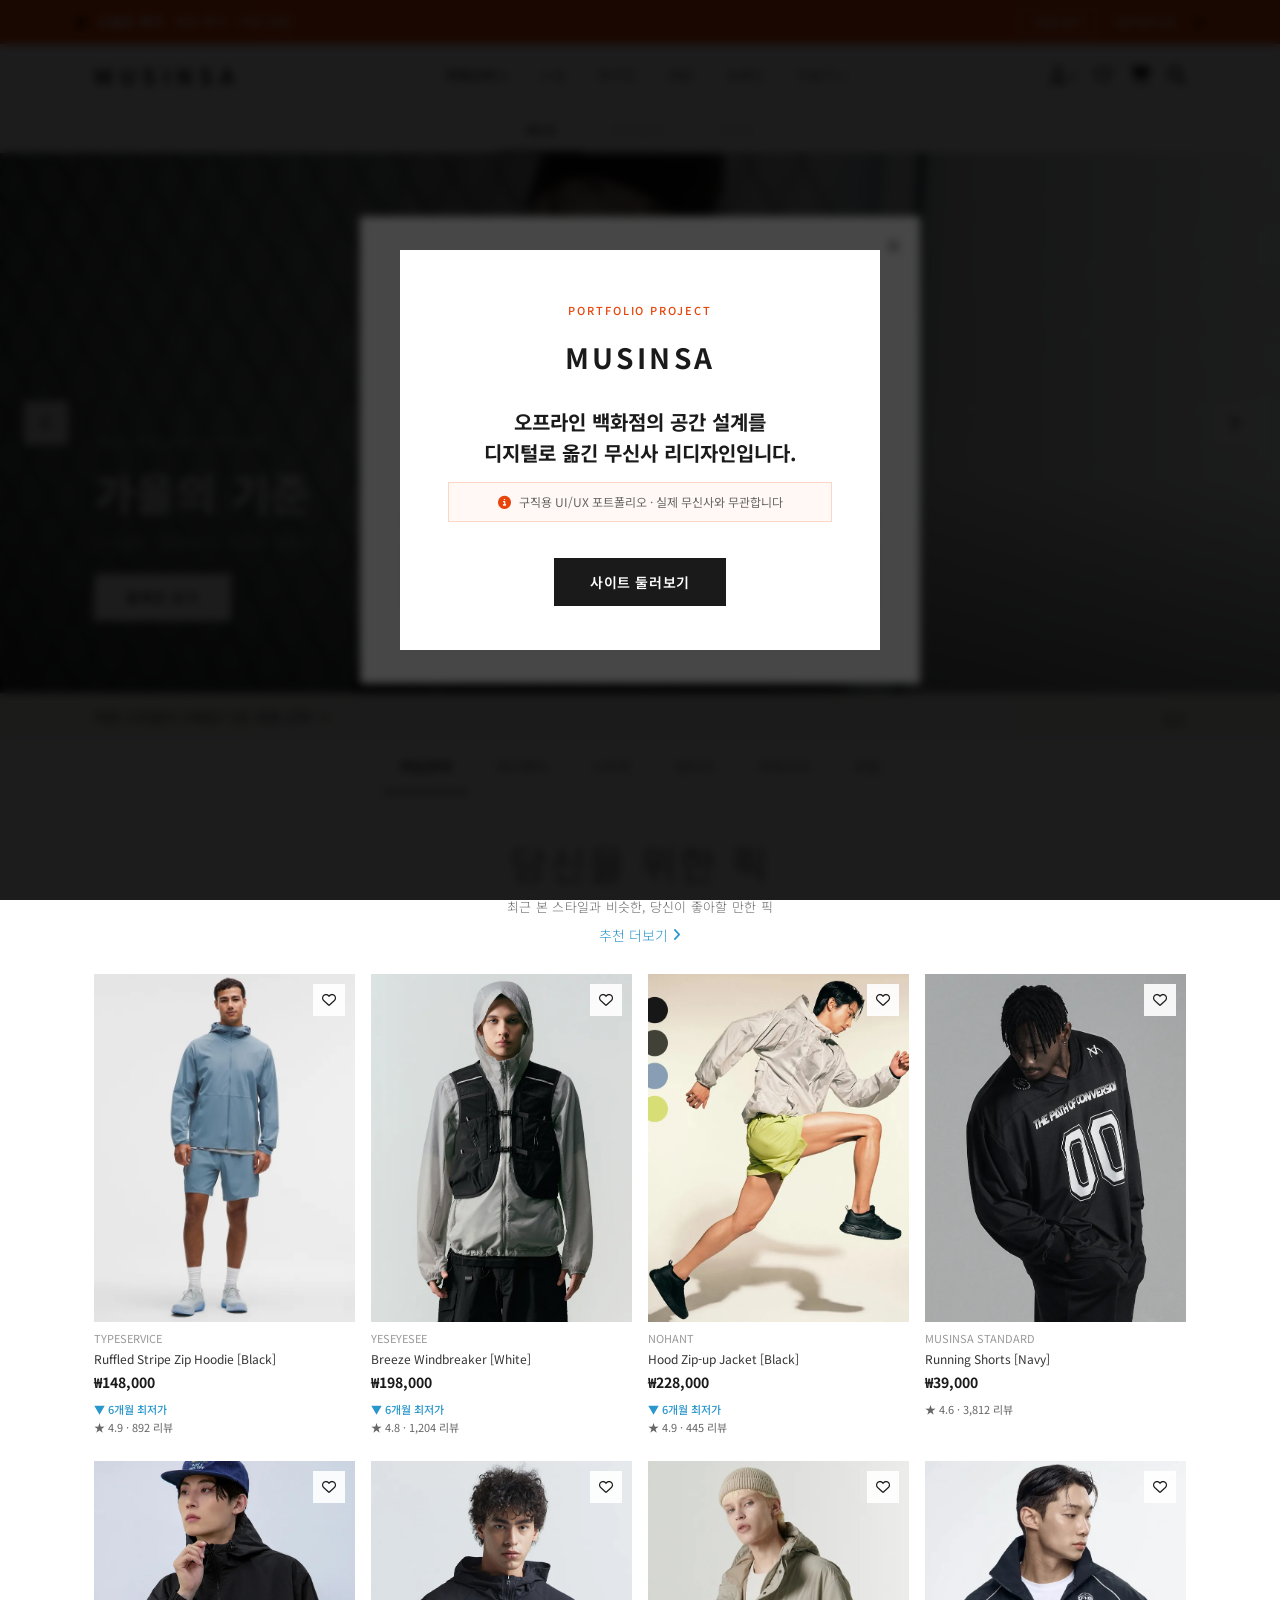
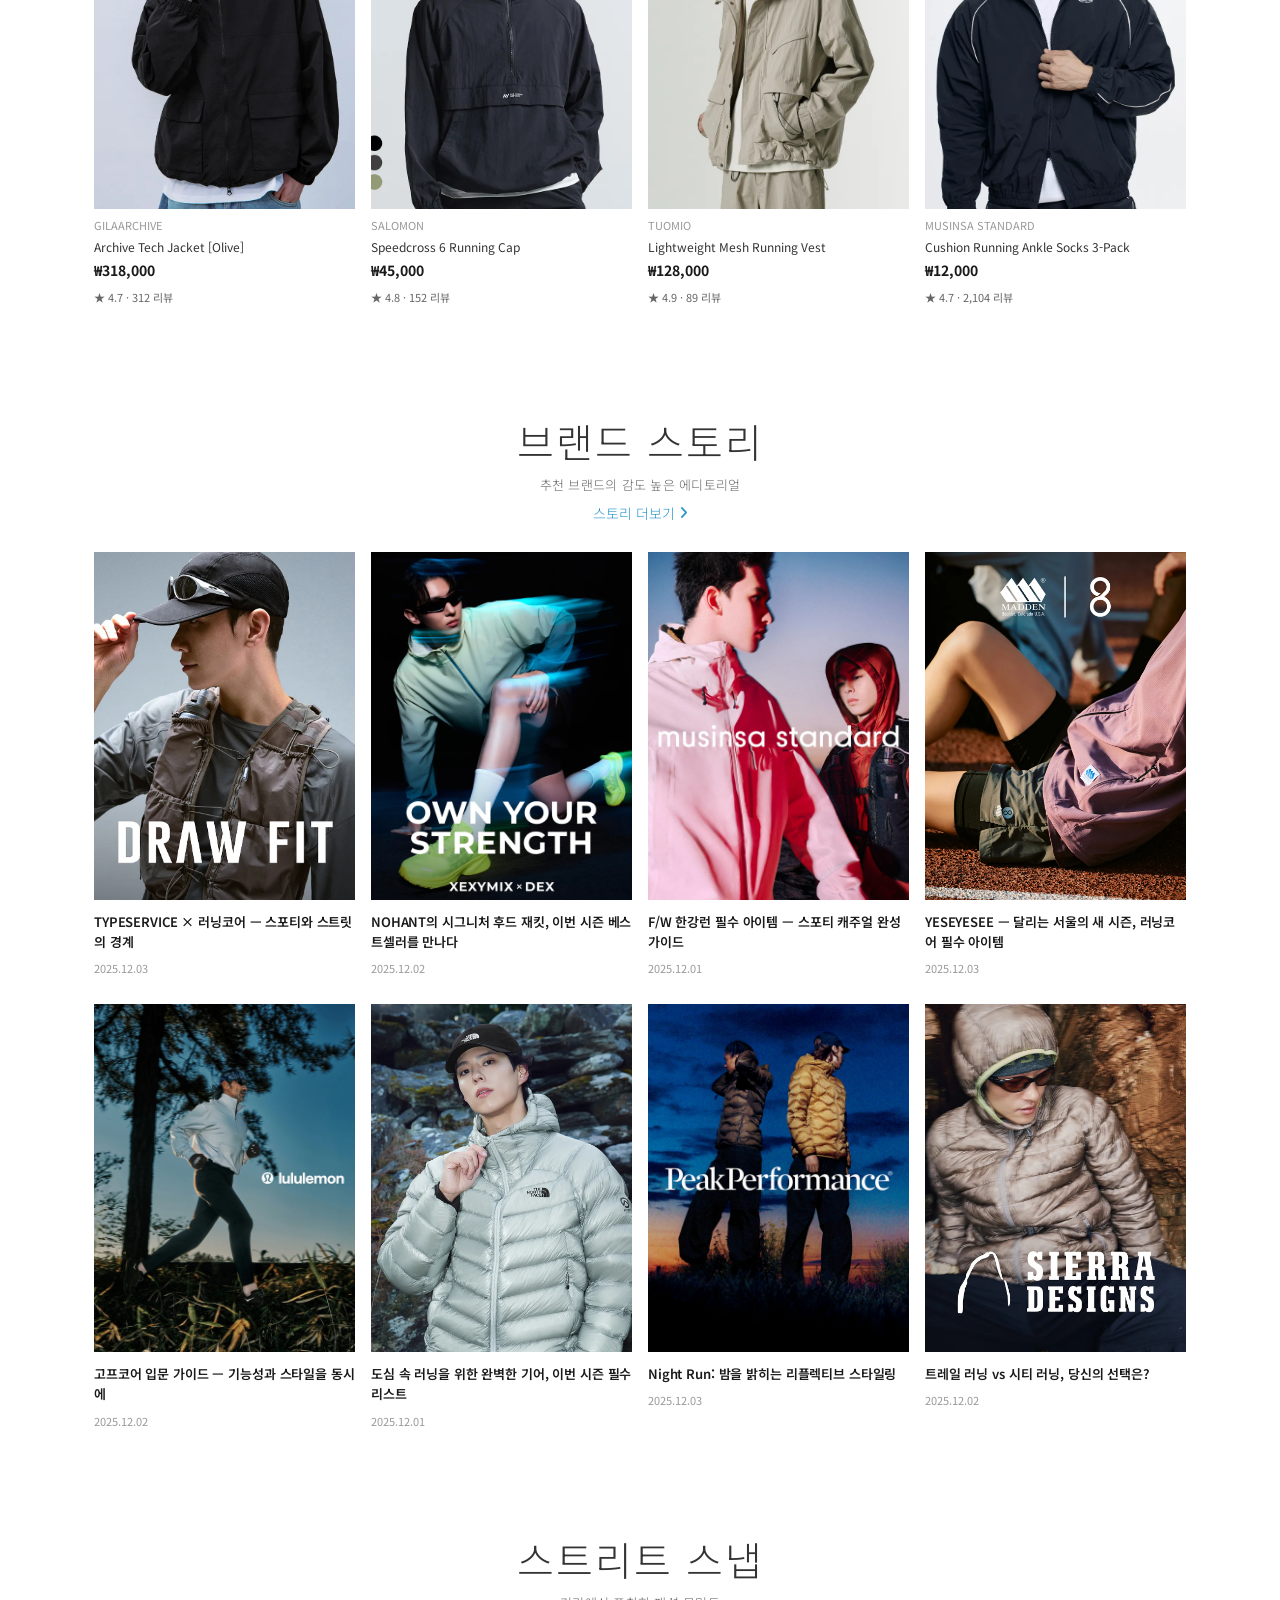
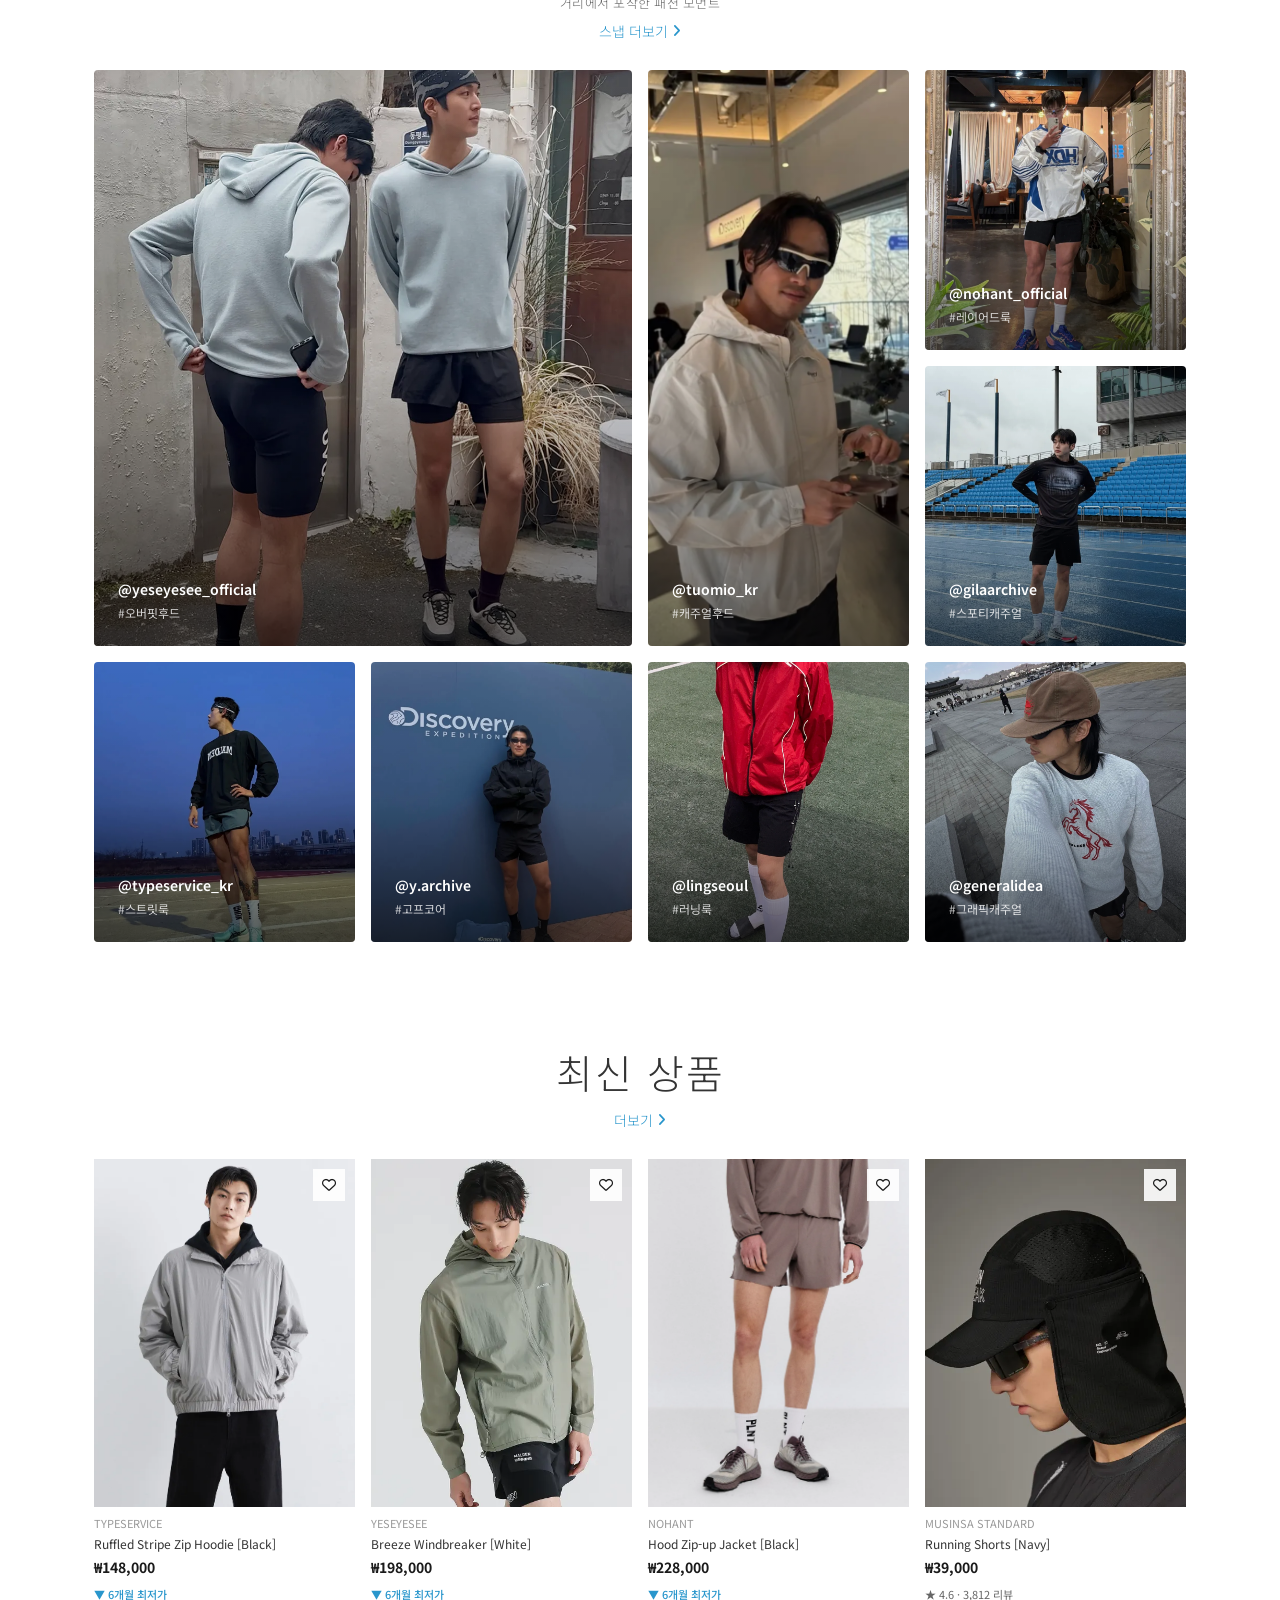
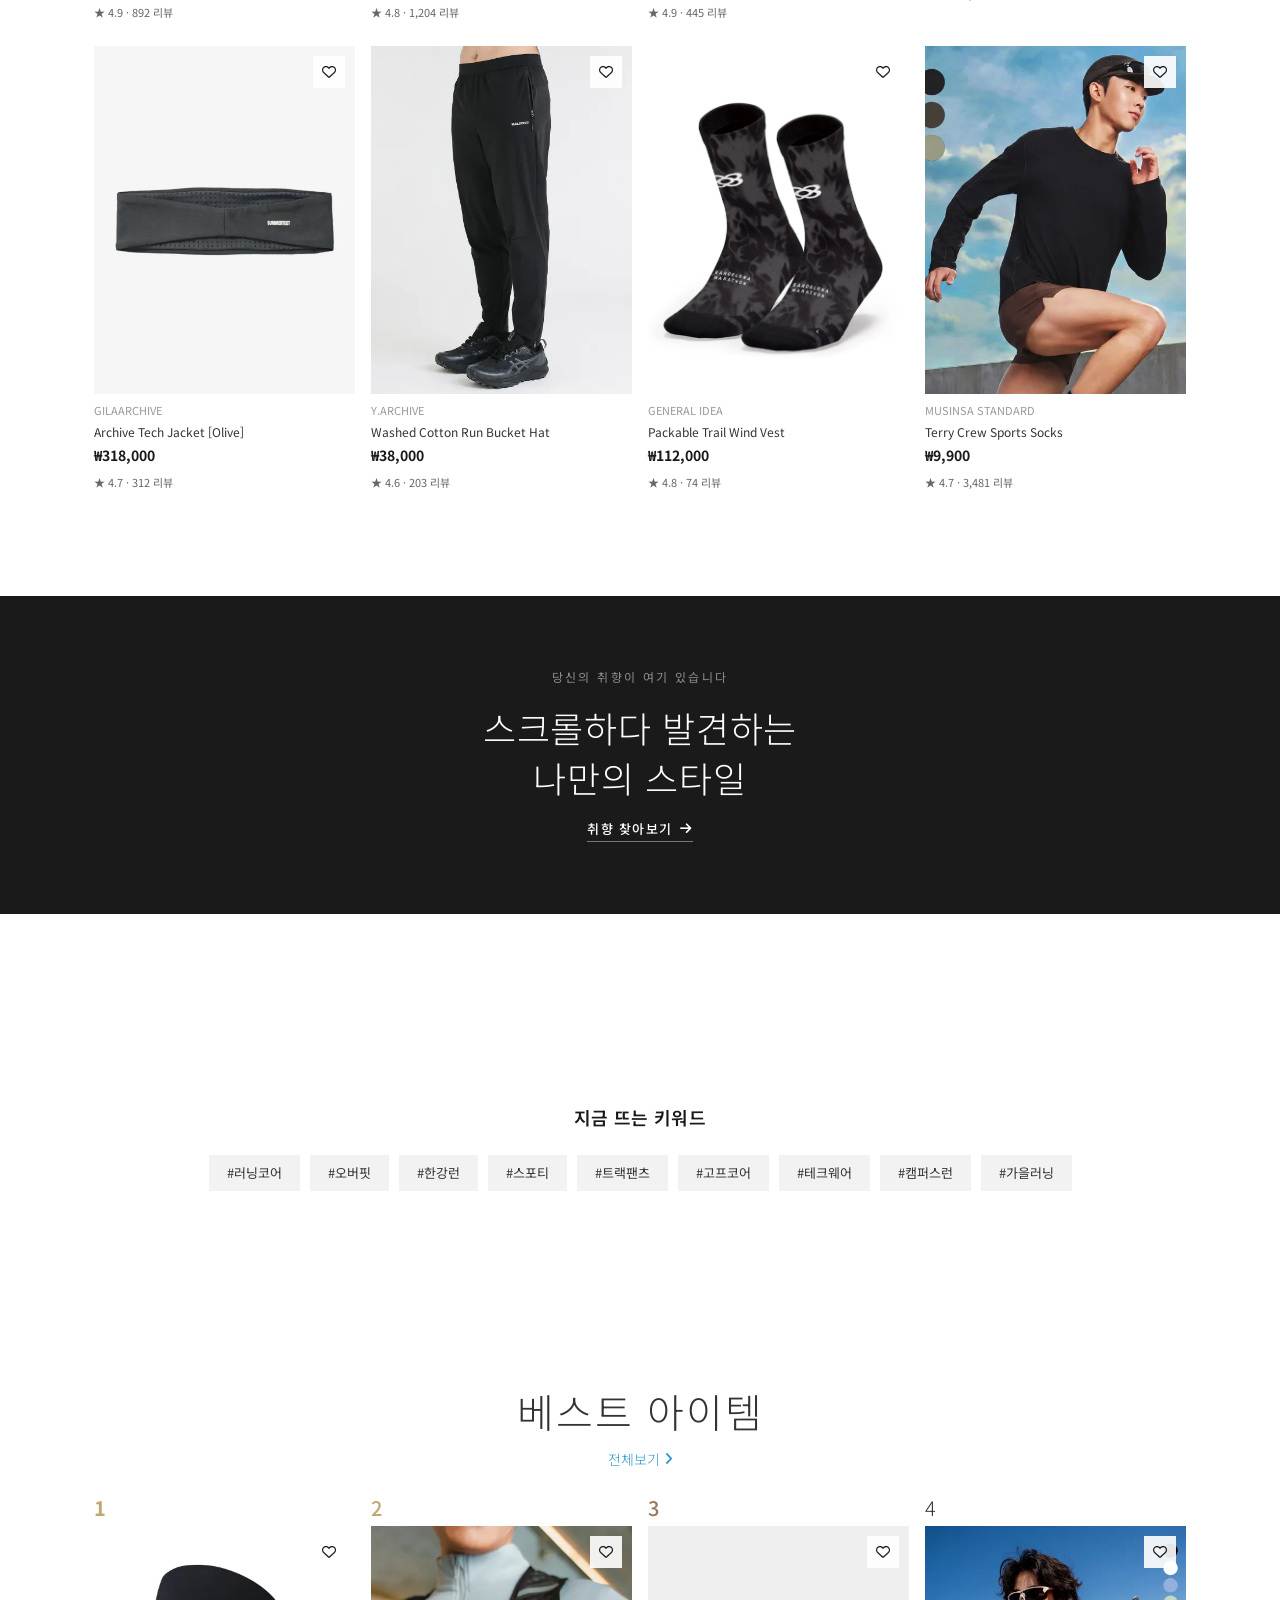
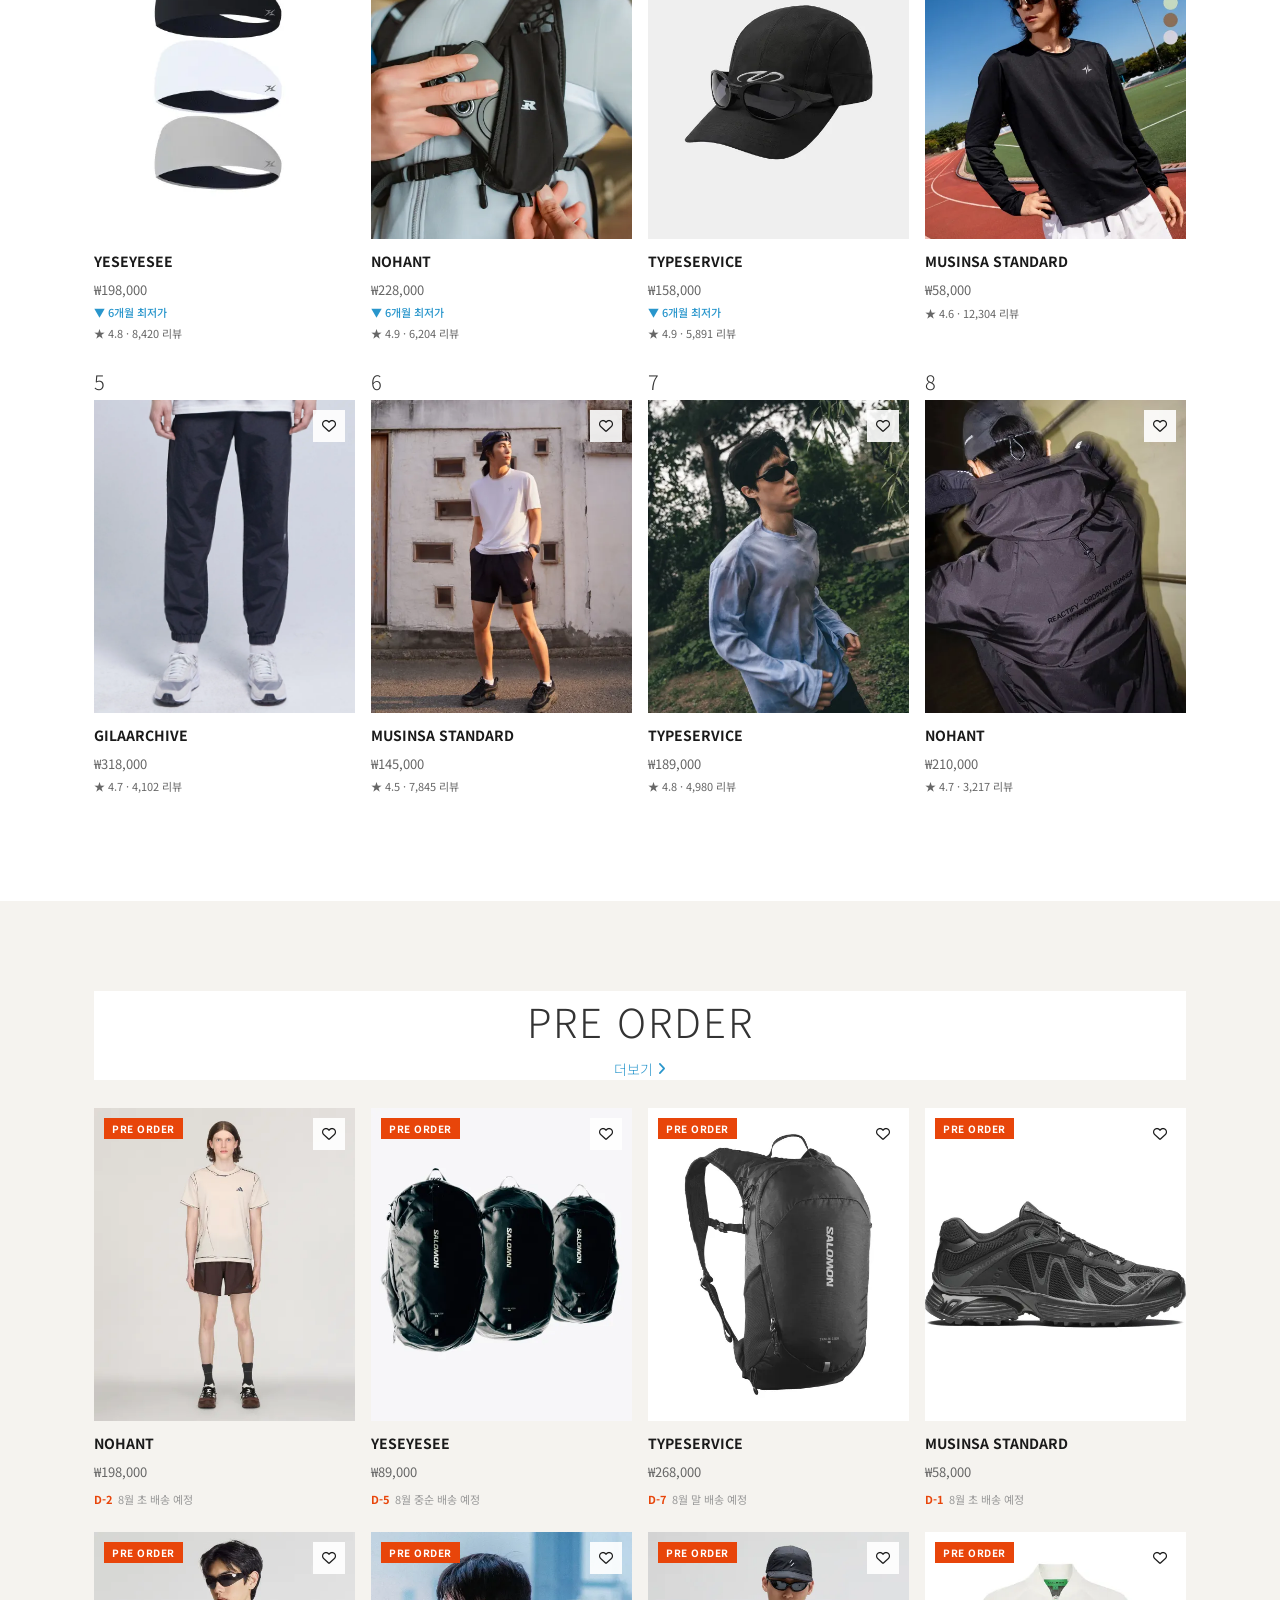
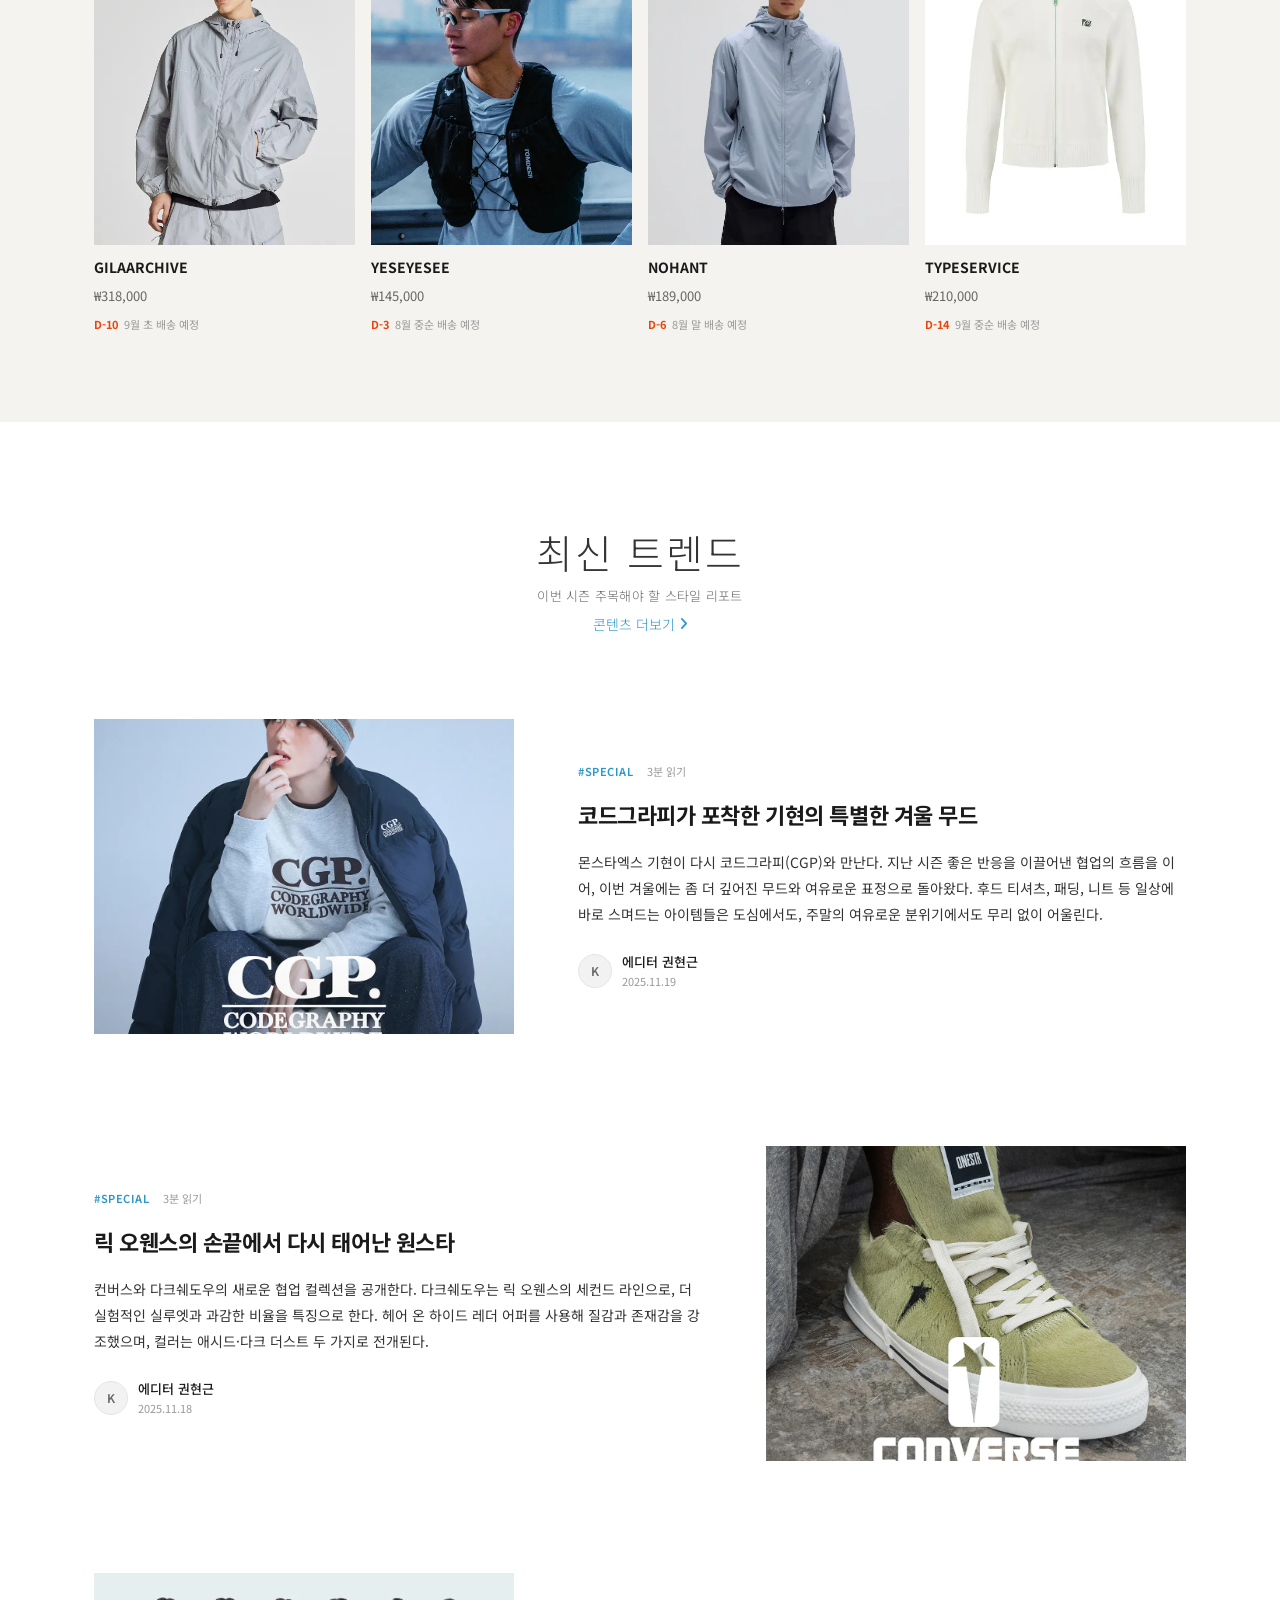
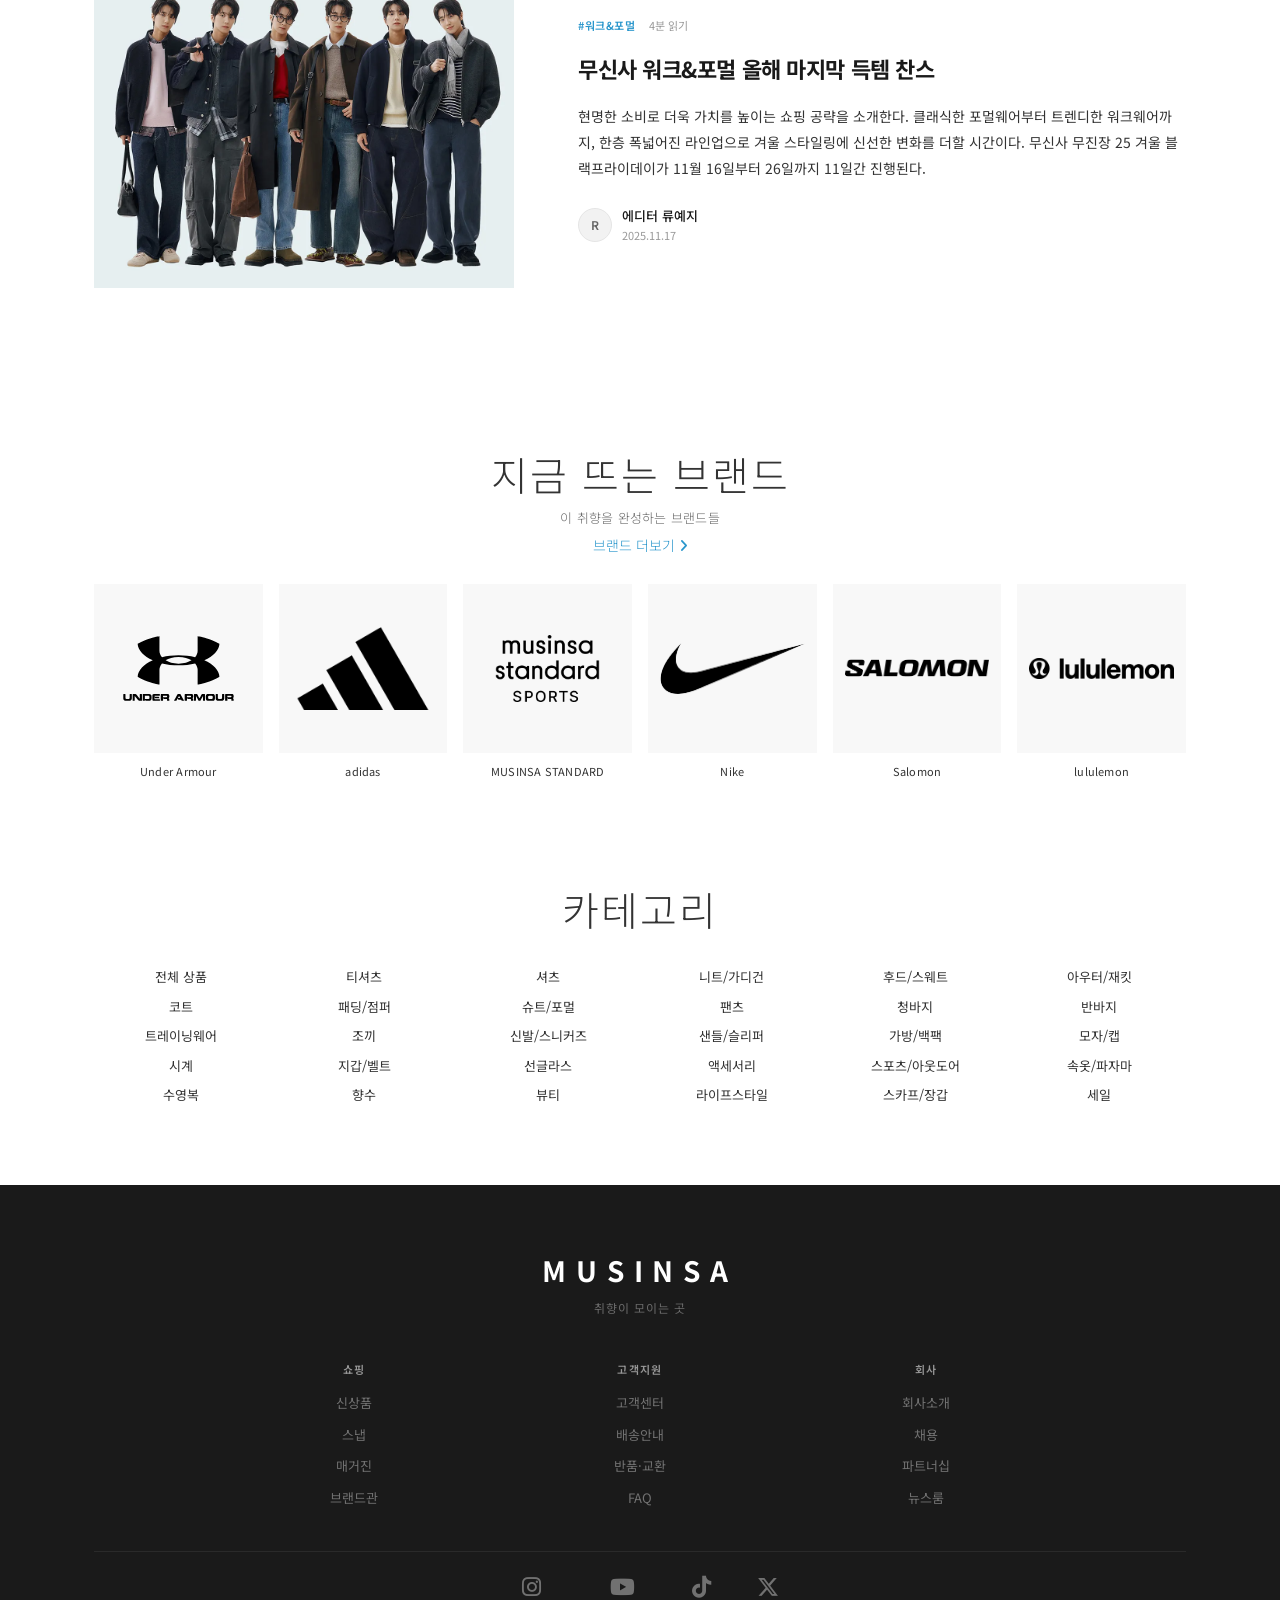
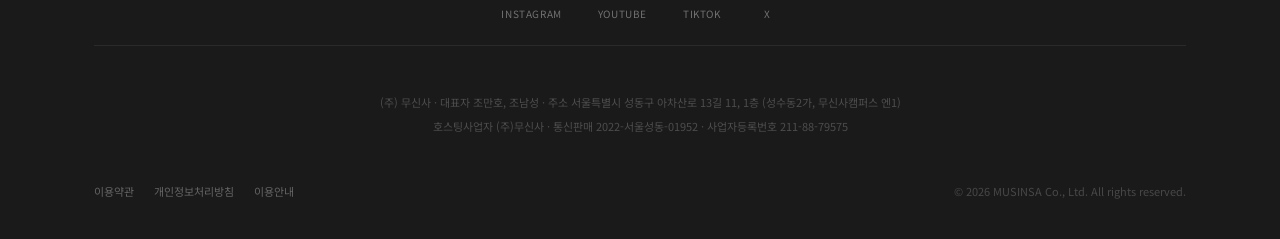
<file: index.html>
<!DOCTYPE html>
<html lang="ko">
<head>
  <meta charset="UTF-8" />
  <meta name="viewport" content="width=device-width, initial-scale=1.0" />
  <title>MUSINSA</title>
  <link rel="stylesheet" href="css/style.css" />
  <link rel="stylesheet" href="css/components.css" />
  <link rel="stylesheet" href="css/sections.css" />
  <link rel="stylesheet" href="https://cdnjs.cloudflare.com/ajax/libs/font-awesome/6.5.0/css/all.min.css" />
  <link rel="preconnect" href="https://fonts.googleapis.com" />
  <link href="https://fonts.googleapis.com/css2?family=Noto+Sans+KR:wght@300;400;500;700&display=swap" rel="stylesheet" />
</head>
<body>

  <aside class="flash-strip" aria-label="플래시 세일 안내">
    <div class="flash-strip__inner">
      <span class="flash-strip__icon"><i class="fa-solid fa-bolt"></i></span>
      <span class="flash-strip__text">오늘만 특가</span>
      <span class="flash-strip__desc">한정 특가 · 자정 마감</span>
    </div>
    <div class="flash-strip__right">
      <a href="#" class="flash-strip__cta">지금 보기</a>
      <span class="flash-strip__timer" id="flashTimer">00:00:00</span>
      <button type="button" class="flash-strip__close" aria-label="닫기"><i class="fa-solid fa-xmark"></i></button>
    </div>
  </aside>

  <header>
    <nav class="nav" aria-label="주요 메뉴">
      <a href="index.html" class="nav__logo">MUSINSA</a>
      <ul class="nav__menu">
        <li class="nav__menu-item nav__menu-item--active" id="catMenuBtn" aria-expanded="false" aria-controls="catDropdown">카테고리 <i class="fa-solid fa-sort-down"></i></li>
        <li class="nav__menu-item">스냅</li>
        <li class="nav__menu-item">매거진</li>
        <li class="nav__menu-item">매장</li>
        <li class="nav__menu-item">브랜드</li>
        <li class="nav__menu-item">더보기 <i class="fa-solid fa-sort-down"></i></li>
      </ul>
      <div class="nav__icons">
        <div class="profile-dropdown" id="profileDropdown">
          <button type="button" class="nav__icon-item nav__icon-item--desktop-only profile-dropdown__trigger" id="profileBtn" aria-label="마이페이지" aria-expanded="false">
            <i class="fa-regular fa-user"></i><i class="fa-solid fa-sort-down"></i>
          </button>
          <div class="profile-dropdown__panel" id="profilePanel">
            <a href="#" class="profile-dropdown__item"><i class="fa-regular fa-user"></i>마이페이지</a>
            <a href="#" class="profile-dropdown__item"><i class="fa-solid fa-box"></i>주문·배송조회</a>
            <a href="#" class="profile-dropdown__item"><i class="fa-regular fa-clock"></i>최근 본 상품</a>
            <a href="#" class="profile-dropdown__item"><i class="fa-solid fa-tag"></i>쿠폰·포인트</a>
            <div class="profile-dropdown__sep"></div>
            <a href="#" class="profile-dropdown__item profile-dropdown__item--logout"><i class="fa-solid fa-arrow-right-from-bracket"></i>로그아웃</a>
          </div>
        </div>
        <button type="button" class="nav__icon-item nav__icon-item--desktop-only" aria-label="찜 목록"><i class="fa-regular fa-heart"></i></button>
        <button type="button" class="nav__icon-item" aria-label="장바구니"><i class="fa-solid fa-cart-shopping"></i></button>
        <button type="button" class="nav__icon-item nav__search-btn" aria-label="검색"><i class="fa-solid fa-magnifying-glass"></i></button>
      </div>
      <button type="button" class="nav__hamburger" id="navHamburger" aria-label="메뉴 열기" aria-expanded="false" aria-controls="navDrawer">
        <span></span><span></span><span></span>
      </button>
      <div class="cat-dropdown" id="catDropdown" role="region" aria-label="카테고리 메뉴">
        <div class="cat-dropdown__tabs" role="tablist">
          <button type="button" class="cat-dropdown__tab cat-dropdown__tab--active" data-gender="men" role="tab">MEN</button>
          <button type="button" class="cat-dropdown__tab" data-gender="women" role="tab" disabled>WOMEN</button>
          <button type="button" class="cat-dropdown__tab" data-gender="kids" role="tab" disabled>KIDS</button>
        </div>
        <div class="cat-dropdown__grid" id="catDropdownGrid"></div>
      </div>
    </nav>
    <div class="cat-backdrop" id="catBackdrop"></div>
  </header>

  <div class="nav-drawer" id="navDrawer" role="dialog" aria-modal="true" aria-label="사이트 메뉴">
    <div class="nav-drawer__overlay" id="navDrawerOverlay"></div>
    <div class="nav-drawer__panel">
      <button type="button" class="nav-drawer__close" id="navDrawerClose" aria-label="메뉴 닫기"><i class="fa-solid fa-xmark"></i></button>
      <div class="nav-drawer__profile">
        <div class="nav-drawer__profile-info">
          <i class="fa-solid fa-circle-user nav-drawer__profile-avatar"></i>
          <div>
            <p class="nav-drawer__profile-name">무신사 회원</p>
            <p class="nav-drawer__profile-sub">마이페이지 바로가기 <i class="fa-solid fa-angle-right"></i></p>
          </div>
        </div>
        <div class="nav-drawer__profile-links">
          <a href="#" class="nav-drawer__profile-link"><i class="fa-solid fa-box"></i>주문·배송</a>
          <a href="#" class="nav-drawer__profile-link"><i class="fa-solid fa-tag"></i>쿠폰·포인트</a>
          <a href="#" class="nav-drawer__profile-link"><i class="fa-regular fa-clock"></i>최근 본 상품</a>
        </div>
      </div>
      <nav aria-label="모바일 메뉴">
        <a href="#" class="nav-drawer__item">카테고리</a>
        <a href="#" class="nav-drawer__item">스냅</a>
        <a href="#" class="nav-drawer__item">매거진</a>
        <a href="#" class="nav-drawer__item">매장</a>
        <a href="#" class="nav-drawer__item">브랜드</a>
        <a href="#" class="nav-drawer__item">더보기</a>
      </nav>
    </div>
  </div>

  <div class="hero__gender-tabs" role="tablist" aria-label="성별 선택">
    <button type="button" class="hero__gender-tab hero__gender-tab--active" role="tab" aria-selected="true" data-gender="men">MEN</button>
    <button type="button" class="hero__gender-tab" role="tab" aria-selected="false" data-gender="women" data-tooltip="이번 데모는 MEN 축으로 시연합니다. 동일 패턴이 WOMEN·KIDS에도 적용됩니다." disabled>WOMEN</button>
    <button type="button" class="hero__gender-tab" role="tab" aria-selected="false" data-gender="kids" data-tooltip="이번 데모는 MEN 축으로 시연합니다. 동일 패턴이 WOMEN·KIDS에도 적용됩니다." disabled>KIDS</button>
  </div>

  <section class="hero" aria-label="메인 배너">
    <div class="hero__slider"></div>
    <div class="hero__pager" id="heroPager" role="group" aria-label="슬라이드 탐색"></div>
    <button type="button" class="hero__arrow hero__arrow--prev" id="heroPrev" aria-label="이전 슬라이드"><i class="fa-solid fa-chevron-left"></i></button>
    <button type="button" class="hero__arrow hero__arrow--next" id="heroNext" aria-label="다음 슬라이드"><i class="fa-solid fa-chevron-right"></i></button>
  </section>

  <aside class="onboarding-banner" id="onboardingBanner" aria-label="취향 설정 안내">
    <span>어떤 스타일이 나에요? 5초 취향 선택 →</span>
    <button type="button" class="onboarding-banner__close" id="onboardingClose">닫기</button>
  </aside>

  <nav class="scroll-nav" aria-label="스타일 클러스터 탐색">
    <ul class="scroll-nav__list"></ul>
  </nav>

  <main class="main-content">

    <section class="section-block" aria-labelledby="pick-title">
      <header class="section-block__header">
        <div class="section-block__title-group">
          <h2 class="section-block__title" id="pick-title">당신을 위한 픽</h2>
          <p class="section-block__subtitle">최근 본 스타일과 비슷한, 당신이 좋아할 만한 픽</p>
        </div>
        <a href="#" class="section-block__more">추천 더보기 <i class="fa-solid fa-angle-right"></i></a>
      </header>
      <div data-render="products"></div>
    </section>

    <section class="section-block" aria-labelledby="brand-story-title">
      <header class="section-block__header">
        <div class="section-block__title-group">
          <h2 class="section-block__title" id="brand-story-title">브랜드 스토리</h2>
          <p class="section-block__subtitle">추천 브랜드의 감도 높은 에디토리얼</p>
        </div>
        <a href="#" class="section-block__more">스토리 더보기 <i class="fa-solid fa-angle-right"></i></a>
      </header>
      <div id="brand-stories-content"></div>
    </section>

    <section class="section-block" aria-labelledby="snaps-title">
      <header class="section-block__header">
        <div class="section-block__title-group">
          <h2 class="section-block__title" id="snaps-title">스트리트 스냅</h2>
          <p class="section-block__subtitle">거리에서 포착한 패션 모먼트</p>
        </div>
        <a href="#" class="section-block__more">스냅 더보기 <i class="fa-solid fa-angle-right"></i></a>
      </header>
      <div class="lookbook-snap-grid" id="snaps-content"></div>
    </section>

    <section class="section-block" aria-labelledby="latest-title">
      <header class="section-block__header">
        <div class="section-block__title-group">
          <h2 class="section-block__title" id="latest-title">최신 상품</h2>
        </div>
        <a href="#" class="section-block__more">더보기 <i class="fa-solid fa-angle-right"></i></a>
      </header>
      <div data-render="latest-products"></div>
    </section>

    <aside class="editorial-break" aria-label="취향 탐색 유도">
      <p class="editorial-break__eyebrow">당신의 취향이 여기 있습니다</p>
      <h2 class="editorial-break__title">스크롤하다 발견하는<br>나만의 스타일</h2>
      <a href="#" class="editorial-break__cta">취향 찾아보기 <i class="fa-solid fa-arrow-right"></i></a>
    </aside>

    <section class="trending-keywords" aria-labelledby="keywords-title">
      <h2 class="trending-keywords__title" id="keywords-title">지금 뜨는 키워드</h2>
      <div class="trending-keywords__lists"></div>
    </section>

    <section class="section-block" aria-labelledby="rankings-title">
      <header class="section-block__header">
        <div class="section-block__title-group">
          <h2 class="section-block__title" id="rankings-title">베스트 아이템</h2>
        </div>
        <a href="#" class="section-block__more">전체보기 <i class="fa-solid fa-angle-right"></i></a>
      </header>
      <div id="rankings-content"></div>
    </section>

    <section class="section-block section-block--cream" aria-labelledby="preorder-title">
      <header class="section-block__header">
        <div class="section-block__title-group">
          <h2 class="section-block__title" id="preorder-title">PRE ORDER</h2>
        </div>
        <a href="#" class="section-block__more">더보기 <i class="fa-solid fa-angle-right"></i></a>
      </header>
      <div id="preorders-content"></div>
    </section>

    <section class="section-block" aria-labelledby="photoblog-title">
      <header class="section-block__header">
        <div class="section-block__title-group">
          <h2 class="section-block__title" id="photoblog-title">최신 트렌드</h2>
          <p class="section-block__subtitle">이번 시즌 주목해야 할 스타일 리포트</p>
        </div>
        <a href="#" class="section-block__more">콘텐츠 더보기 <i class="fa-solid fa-angle-right"></i></a>
      </header>
      <div id="photoblog-content"></div>
    </section>

    <section class="section-block" aria-labelledby="brands-title">
      <header class="section-block__header">
        <div class="section-block__title-group">
          <h2 class="section-block__title" id="brands-title">지금 뜨는 브랜드</h2>
          <p class="section-block__subtitle">이 취향을 완성하는 브랜드들</p>
        </div>
        <a href="#" class="section-block__more">브랜드 더보기 <i class="fa-solid fa-angle-right"></i></a>
      </header>
      <div id="brands-content"></div>
    </section>

    <section class="section-block item-category" aria-labelledby="categories-title">
      <header class="section-block__header">
        <h2 class="section-block__title" id="categories-title">카테고리</h2>
      </header>
      <div id="categories-content"></div>
    </section>

  </main>

  <footer class="footer">
    <div class="footer__inner">

      <div class="footer__head">
        <strong class="footer__logo">MUSINSA</strong>
        <p class="footer__tagline">취향이 모이는 곳</p>
      </div>

      <nav class="footer__nav">
        <div class="footer__nav-col">
          <p class="footer__nav-heading">쇼핑</p>
          <a href="#">신상품</a>
          <a href="#">스냅</a>
          <a href="#">매거진</a>
          <a href="#">브랜드관</a>
        </div>
        <div class="footer__nav-col">
          <p class="footer__nav-heading">고객지원</p>
          <a href="#">고객센터</a>
          <a href="#">배송안내</a>
          <a href="#">반품·교환</a>
          <a href="#">FAQ</a>
        </div>
        <div class="footer__nav-col">
          <p class="footer__nav-heading">회사</p>
          <a href="#">회사소개</a>
          <a href="#">채용</a>
          <a href="#">파트너십</a>
          <a href="#">뉴스룸</a>
        </div>
      </nav>

      <div class="footer__sns-row">
        <a href="#" class="footer__sns-link"><i class="fa-brands fa-instagram"></i><span>Instagram</span></a>
        <a href="#" class="footer__sns-link"><i class="fa-brands fa-youtube"></i><span>YouTube</span></a>
        <a href="#" class="footer__sns-link"><i class="fa-brands fa-tiktok"></i><span>TikTok</span></a>
        <a href="#" class="footer__sns-link"><i class="fa-brands fa-x-twitter"></i><span>X</span></a>
      </div>

      <div class="footer__biz">
        <p>(주) 무신사 &middot; 대표자 조만호, 조남성 &middot; 주소 서울특별시 성동구 아차산로 13길 11, 1층 (성수동2가, 무신사캠퍼스 엔1)</p>
        <p>호스팅사업자 (주)무신사 &middot; 통신판매 2022-서울성동-01952 &middot; 사업자등록번호 211-88-79575</p>
      </div>

      <div class="footer__bottom">
        <div class="footer__legal">
          <a href="#">이용약관</a>
          <a href="#">개인정보처리방침</a>
          <a href="#">이용안내</a>
        </div>
        <p class="footer__copy">© 2026 MUSINSA Co., Ltd. All rights reserved.</p>
      </div>

    </div>
  </footer>

  <div class="onboarding-modal" id="onboardingModal" role="dialog" aria-modal="true" aria-labelledby="onboardingModalTitle">
    <div class="onboarding-modal__backdrop" id="onboardingModalBackdrop"></div>
    <div class="onboarding-modal__box">
      <button type="button" class="onboarding-modal__close" id="onboardingModalClose" aria-label="닫기"><i class="fa-solid fa-xmark"></i></button>
      <p class="onboarding-modal__eyebrow">5초 취향 선택</p>
      <h2 class="onboarding-modal__title" id="onboardingModalTitle">어떤 스타일이 나에요?</h2>
      <p class="onboarding-modal__desc">클러스터를 선택하면 나에게 맞는 피드가 열립니다</p>
      <div class="onboarding-modal__clusters">
        <button type="button" class="onboarding-modal__cluster" data-cluster="러닝코어">
          <span class="onboarding-modal__cluster-label">#러닝코어</span>
          <span class="onboarding-modal__cluster-sub">스포츠와 일상의 경계</span>
        </button>
        <button type="button" class="onboarding-modal__cluster" data-cluster="스트릿">
          <span class="onboarding-modal__cluster-label">#스트릿</span>
          <span class="onboarding-modal__cluster-sub">거리에서 태어난 감성</span>
        </button>
        <button type="button" class="onboarding-modal__cluster" data-cluster="빈티지">
          <span class="onboarding-modal__cluster-label">#빈티지</span>
          <span class="onboarding-modal__cluster-sub">시간이 만든 질감</span>
        </button>
        <button type="button" class="onboarding-modal__cluster" data-cluster="워크웨어">
          <span class="onboarding-modal__cluster-label">#워크웨어</span>
          <span class="onboarding-modal__cluster-sub">사무실도 주말도 하나로</span>
        </button>
        <button type="button" class="onboarding-modal__cluster" data-cluster="아웃도어">
          <span class="onboarding-modal__cluster-label">#아웃도어</span>
          <span class="onboarding-modal__cluster-sub">자연과 도시를 가로질러</span>
        </button>
        <button type="button" class="onboarding-modal__cluster" data-cluster="포멀">
          <span class="onboarding-modal__cluster-label">#포멀</span>
          <span class="onboarding-modal__cluster-sub">단정함의 새로운 기준</span>
        </button>
      </div>
      <button type="button" class="onboarding-modal__skip" id="onboardingModalSkip">건너뛰기</button>
    </div>
  </div>

  <div class="search-overlay" id="searchOverlay" role="dialog" aria-modal="true" aria-label="검색">
    <div class="search-overlay__backdrop" id="searchBackdrop"></div>
    <div class="search-overlay__box">
      <button type="button" class="search-overlay__submit" aria-label="검색 실행"><i class="fa-solid fa-magnifying-glass"></i></button>
      <input type="search" class="search-overlay__input" id="searchInput" placeholder="브랜드, 상품, 취향 키워드 검색" aria-label="검색어 입력" />
      <button type="button" class="search-overlay__close" id="searchClose" aria-label="검색 닫기"><i class="fa-solid fa-xmark"></i></button>
    </div>
  </div>

  <button type="button" class="scroll-top" id="scrollTop" aria-label="맨 위로"><i class="fa-solid fa-chevron-up"></i></button>

  <div class="intro-modal" id="introModal" role="dialog" aria-modal="true" aria-labelledby="introModalTitle">
    <div class="intro-modal__backdrop" id="introModalBackdrop"></div>
    <div class="intro-modal__box">
      <p class="intro-modal__label">PORTFOLIO PROJECT</p>
      <h1 class="intro-modal__logo">MUSINSA</h1>
      <p class="intro-modal__title" id="introModalTitle">오프라인 백화점의 공간 설계를<br>디지털로 옮긴 무신사 리디자인입니다.</p>
      <p class="intro-modal__notice"><i class="fa-solid fa-circle-info"></i>구직용 UI/UX 포트폴리오 · 실제 무신사와 무관합니다</p>
      <button type="button" class="intro-modal__cta" id="introModalEnter">사이트 둘러보기</button>
    </div>
  </div>

  <div class="snap-look-modal" id="snapLookModal" role="dialog" aria-modal="true" aria-labelledby="snapLookTitle">
    <div class="snap-look-modal__backdrop" id="snapLookBackdrop"></div>
    <div class="snap-look-modal__box">
      <button type="button" class="snap-look-modal__close" id="snapLookClose" aria-label="닫기"><i class="fa-solid fa-xmark"></i></button>
      <div class="snap-look-modal__snap">
        <img src="assets/snap-1.jpg" alt="@yeseyesee_official" />
        <div class="snap-look-modal__snap-meta">
          <p class="snap-look-modal__username">@yeseyesee_official</p>
          <p class="snap-look-modal__snap-tag">#오버핏후드</p>
        </div>
      </div>
      <div class="snap-look-modal__panel">
        <p class="snap-look-modal__eyebrow">SHOP THE LOOK</p>
        <h3 class="snap-look-modal__title" id="snapLookTitle">이 룩에 사용된 아이템</h3>
        <div class="snap-look-modal__list" id="snapLookList"></div>
      </div>
    </div>
  </div>

  <script src="js/data.js"></script>
  <script src="js/utils.js"></script>
  <script src="js/nav.js"></script>
  <script src="js/main.js"></script>
</body>
</html>
</file>
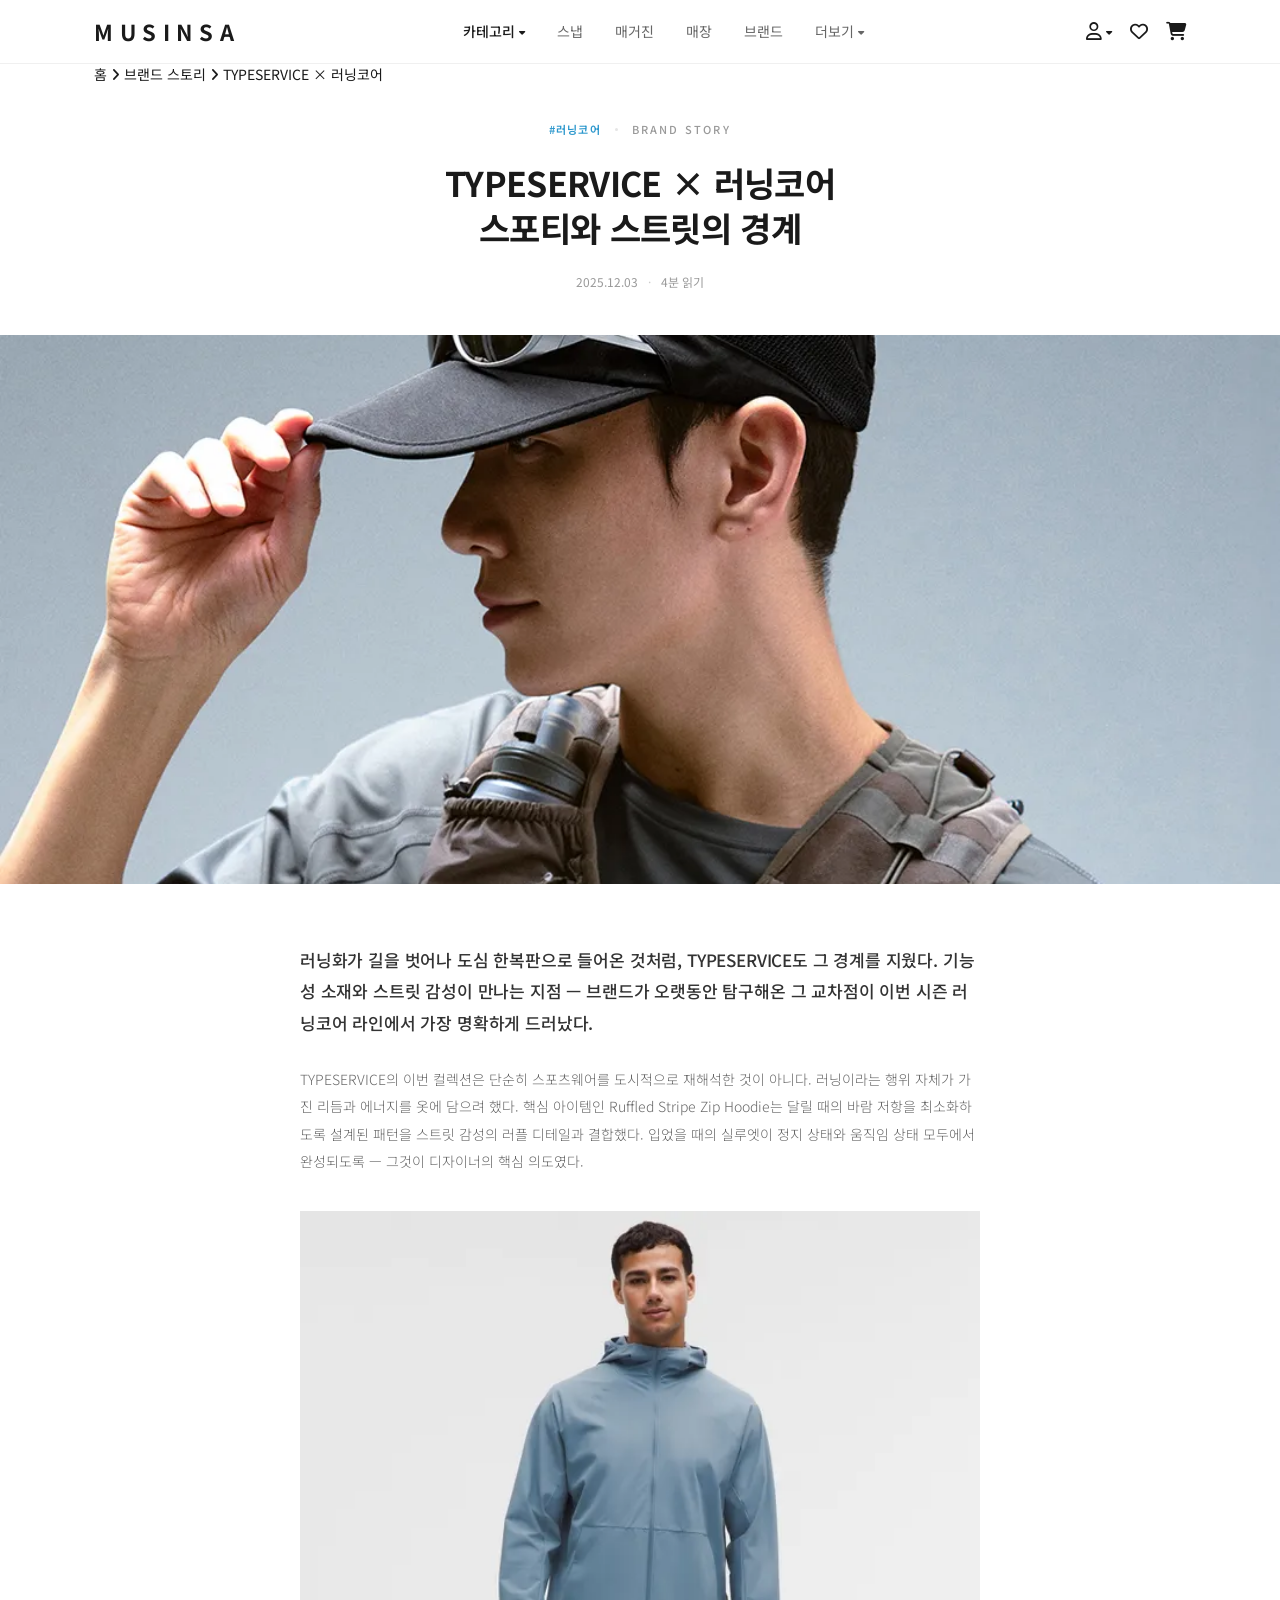
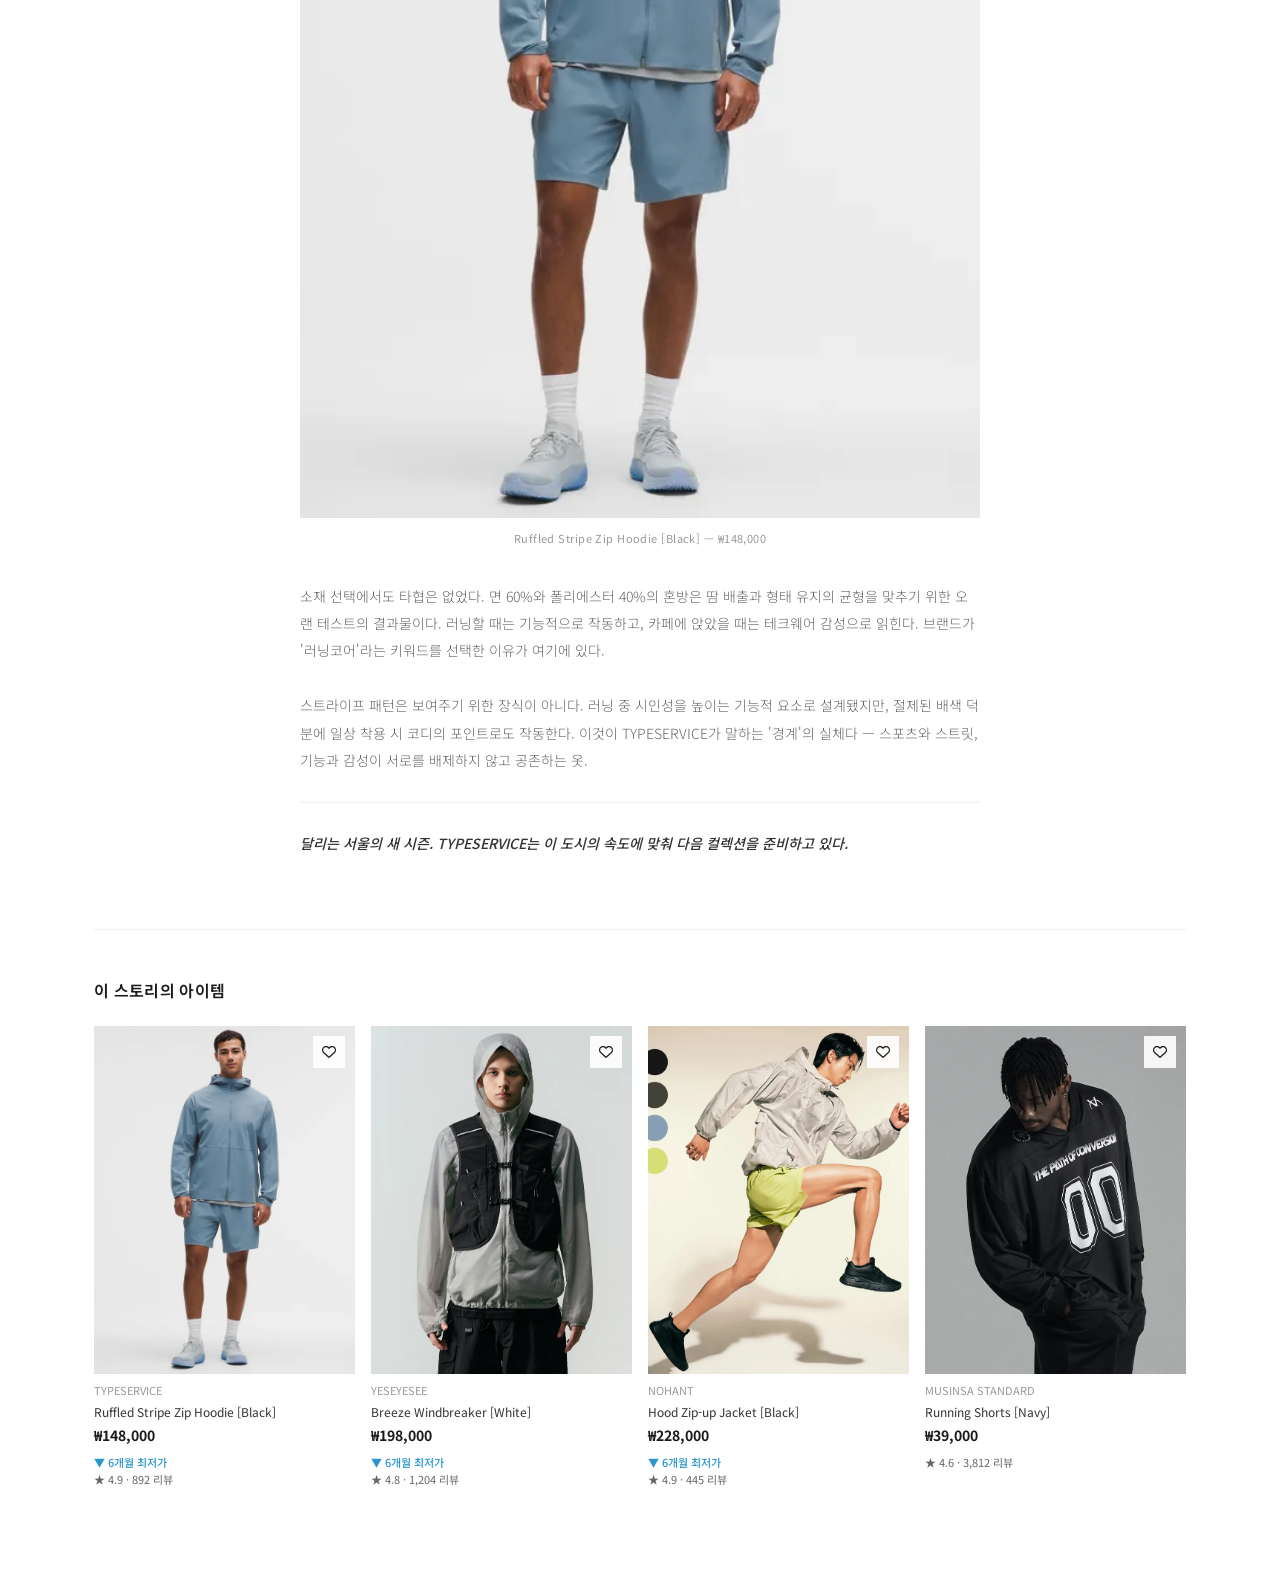
<file: brand-story.html>
<!DOCTYPE html>
<html lang="ko">
<head>
  <meta charset="UTF-8" />
  <meta name="viewport" content="width=device-width, initial-scale=1.0" />
  <title>TYPESERVICE × 러닝코어 — 스포티와 스트릿의 경계 | MUSINSA</title>
  <link rel="stylesheet" href="css/style.css" />
  <link rel="stylesheet" href="css/components.css" />
  <link rel="stylesheet" href="css/sections.css" />
  <link rel="stylesheet" href="css/brand-story.css" />
  <link rel="stylesheet" href="https://cdnjs.cloudflare.com/ajax/libs/font-awesome/6.5.0/css/all.min.css" />
  <link rel="preconnect" href="https://fonts.googleapis.com" />
  <link href="https://fonts.googleapis.com/css2?family=Noto+Sans+KR:wght@300;400;500;700&display=swap" rel="stylesheet" />
</head>
<body>

  <!-- Navigation -->
  <header>
    <nav class="nav">
      <a href="index.html" class="nav__logo">MUSINSA</a>
      <ul class="nav__menu">
        <li class="nav__menu-item nav__menu-item--active" id="catMenuBtn" aria-expanded="false" aria-controls="catDropdown">카테고리 <i class="fa-solid fa-sort-down"></i></li>
        <li class="nav__menu-item">스냅</li>
        <li class="nav__menu-item">매거진</li>
        <li class="nav__menu-item">매장</li>
        <li class="nav__menu-item">브랜드</li>
        <li class="nav__menu-item">더보기 <i class="fa-solid fa-sort-down"></i></li>
      </ul>
      <div class="nav__icons">
        <div class="nav__icon-item nav__icon-item--desktop-only">
          <i class="fa-regular fa-user"></i>
          <i class="fa-solid fa-sort-down"></i>
        </div>
        <div class="nav__icon-item nav__icon-item--desktop-only"><i class="fa-regular fa-heart"></i></div>
        <div class="nav__icon-item"><i class="fa-solid fa-cart-shopping"></i></div>
      </div>
      <!-- Category Dropdown -->
      <div class="cat-dropdown" id="catDropdown" role="region" aria-label="카테고리 메뉴">
        <div class="cat-dropdown__tabs" role="tablist">
          <button type="button" class="cat-dropdown__tab cat-dropdown__tab--active" data-gender="men" role="tab">MEN</button>
          <button type="button" class="cat-dropdown__tab" data-gender="women" role="tab" disabled>WOMEN</button>
          <button type="button" class="cat-dropdown__tab" data-gender="kids" role="tab" disabled>KIDS</button>
        </div>
        <div class="cat-dropdown__grid" id="catDropdownGrid"></div>
      </div>
    </nav>
    <div class="cat-backdrop" id="catBackdrop"></div>
  </header>

  <main>
    <div class="bs-wrap">

      <!-- Breadcrumb -->
      <nav class="detail-breadcrumb">
        <a href="index.html">홈</a>
        <span class="detail-breadcrumb__sep"><i class="fa-solid fa-angle-right"></i></span>
        <a href="#">브랜드 스토리</a>
        <span class="detail-breadcrumb__sep"><i class="fa-solid fa-angle-right"></i></span>
        <span class="detail-breadcrumb__current">TYPESERVICE × 러닝코어</span>
      </nav>

      <!-- Article Header -->
      <header class="bs-header">
        <div class="bs-header__meta">
          <span class="bs-header__tag">#러닝코어</span>
          <span class="bs-header__sep-dot"></span>
          <span class="bs-header__category">Brand Story</span>
        </div>
        <h1 class="bs-header__title">TYPESERVICE × 러닝코어<br>스포티와 스트릿의 경계</h1>
        <div class="bs-header__byline">
          <span class="bs-header__date">2025.12.03</span>
          <span class="bs-header__sep">·</span>
          <span class="bs-header__readtime">4분 읽기</span>
        </div>
      </header>

      <!-- Hero Image -->
      <div class="bs-hero">
        <img src="assets/brand-story-1.jpg" alt="TYPESERVICE DRAW FIT" />
      </div>

      <!-- Article Body -->
      <article class="bs-body">

        <p class="bs-body__lead">
          러닝화가 길을 벗어나 도심 한복판으로 들어온 것처럼, TYPESERVICE도 그 경계를 지웠다. 기능성 소재와 스트릿 감성이 만나는 지점 — 브랜드가 오랫동안 탐구해온 그 교차점이 이번 시즌 러닝코어 라인에서 가장 명확하게 드러났다.
        </p>

        <p class="bs-body__text">
          TYPESERVICE의 이번 컬렉션은 단순히 스포츠웨어를 도시적으로 재해석한 것이 아니다. 러닝이라는 행위 자체가 가진 리듬과 에너지를 옷에 담으려 했다. 핵심 아이템인 Ruffled Stripe Zip Hoodie는 달릴 때의 바람 저항을 최소화하도록 설계된 패턴을 스트릿 감성의 러플 디테일과 결합했다. 입었을 때의 실루엣이 정지 상태와 움직임 상태 모두에서 완성되도록 — 그것이 디자이너의 핵심 의도였다.
        </p>

        <figure class="bs-body__figure">
          <img src="assets/product-1.jpg" alt="Ruffled Stripe Zip Hoodie" />
          <figcaption>Ruffled Stripe Zip Hoodie [Black] — ₩148,000</figcaption>
        </figure>

        <p class="bs-body__text">
          소재 선택에서도 타협은 없었다. 면 60%와 폴리에스터 40%의 혼방은 땀 배출과 형태 유지의 균형을 맞추기 위한 오랜 테스트의 결과물이다. 러닝할 때는 기능적으로 작동하고, 카페에 앉았을 때는 테크웨어 감성으로 읽힌다. 브랜드가 '러닝코어'라는 키워드를 선택한 이유가 여기에 있다.
        </p>

        <p class="bs-body__text">
          스트라이프 패턴은 보여주기 위한 장식이 아니다. 러닝 중 시인성을 높이는 기능적 요소로 설계됐지만, 절제된 배색 덕분에 일상 착용 시 코디의 포인트로도 작동한다. 이것이 TYPESERVICE가 말하는 '경계'의 실체다 — 스포츠와 스트릿, 기능과 감성이 서로를 배제하지 않고 공존하는 옷.
        </p>

        <p class="bs-body__closing">
          달리는 서울의 새 시즌. TYPESERVICE는 이 도시의 속도에 맞춰 다음 컬렉션을 준비하고 있다.
        </p>

      </article>

      <!-- Related Products -->
      <section class="bs-products">
        <h2 class="bs-products__title">이 스토리의 아이템</h2>
        <div class="bs-products__grid">

          <div class="product-card">
            <div class="product-card__img-wrap product-card__img-wrap--link" data-url="detail.html">
              <img src="assets/product-1.jpg" alt="TYPESERVICE" loading="lazy" />
              <button type="button" class="product-card__wish" aria-label="찜하기"><i class="fa-regular fa-heart"></i></button>
              <button type="button" class="product-card__cart" aria-label="장바구니 담기"><i class="fa-solid fa-bag-shopping"></i> 빠른 담기</button>
            </div>
            <div class="product-card__info">
              <p class="product-card__desc">TYPESERVICE</p>
              <p class="product-card__name">Ruffled Stripe Zip Hoodie [Black]</p>
              <p class="product-card__price">₩148,000</p>
              <p class="product-card__price-hint">▼ 6개월 최저가</p>
              <p class="product-card__review">★ 4.9 · 892 리뷰</p>
            </div>
          </div>

          <div class="product-card">
            <div class="product-card__img-wrap">
              <img src="assets/product-2.jpg" alt="YESEYESEE" loading="lazy" />
              <button type="button" class="product-card__wish" aria-label="찜하기"><i class="fa-regular fa-heart"></i></button>
              <button type="button" class="product-card__cart" aria-label="장바구니 담기"><i class="fa-solid fa-bag-shopping"></i> 빠른 담기</button>
            </div>
            <div class="product-card__info">
              <p class="product-card__desc">YESEYESEE</p>
              <p class="product-card__name">Breeze Windbreaker [White]</p>
              <p class="product-card__price">₩198,000</p>
              <p class="product-card__price-hint">▼ 6개월 최저가</p>
              <p class="product-card__review">★ 4.8 · 1,204 리뷰</p>
            </div>
          </div>

          <div class="product-card">
            <div class="product-card__img-wrap">
              <img src="assets/product-3.jpg" alt="NOHANT" loading="lazy" />
              <button type="button" class="product-card__wish" aria-label="찜하기"><i class="fa-regular fa-heart"></i></button>
              <button type="button" class="product-card__cart" aria-label="장바구니 담기"><i class="fa-solid fa-bag-shopping"></i> 빠른 담기</button>
            </div>
            <div class="product-card__info">
              <p class="product-card__desc">NOHANT</p>
              <p class="product-card__name">Hood Zip-up Jacket [Black]</p>
              <p class="product-card__price">₩228,000</p>
              <p class="product-card__price-hint">▼ 6개월 최저가</p>
              <p class="product-card__review">★ 4.9 · 445 리뷰</p>
            </div>
          </div>

          <div class="product-card">
            <div class="product-card__img-wrap">
              <img src="assets/product-4.jpg" alt="MUSINSA STANDARD" loading="lazy" />
              <button type="button" class="product-card__wish" aria-label="찜하기"><i class="fa-regular fa-heart"></i></button>
              <button type="button" class="product-card__cart" aria-label="장바구니 담기"><i class="fa-solid fa-bag-shopping"></i> 빠른 담기</button>
            </div>
            <div class="product-card__info">
              <p class="product-card__desc">MUSINSA STANDARD</p>
              <p class="product-card__name">Running Shorts [Navy]</p>
              <p class="product-card__price">₩39,000</p>
              <p class="product-card__review">★ 4.6 · 3,812 리뷰</p>
            </div>
          </div>

        </div>
      </section>

      <div class="detail-footer-gap"></div>
    </div>
  </main>

  <script src="js/data.js"></script>
  <script src="js/nav.js"></script>
  <script src="js/brand-story.js"></script>
</body>
</html>
</file>
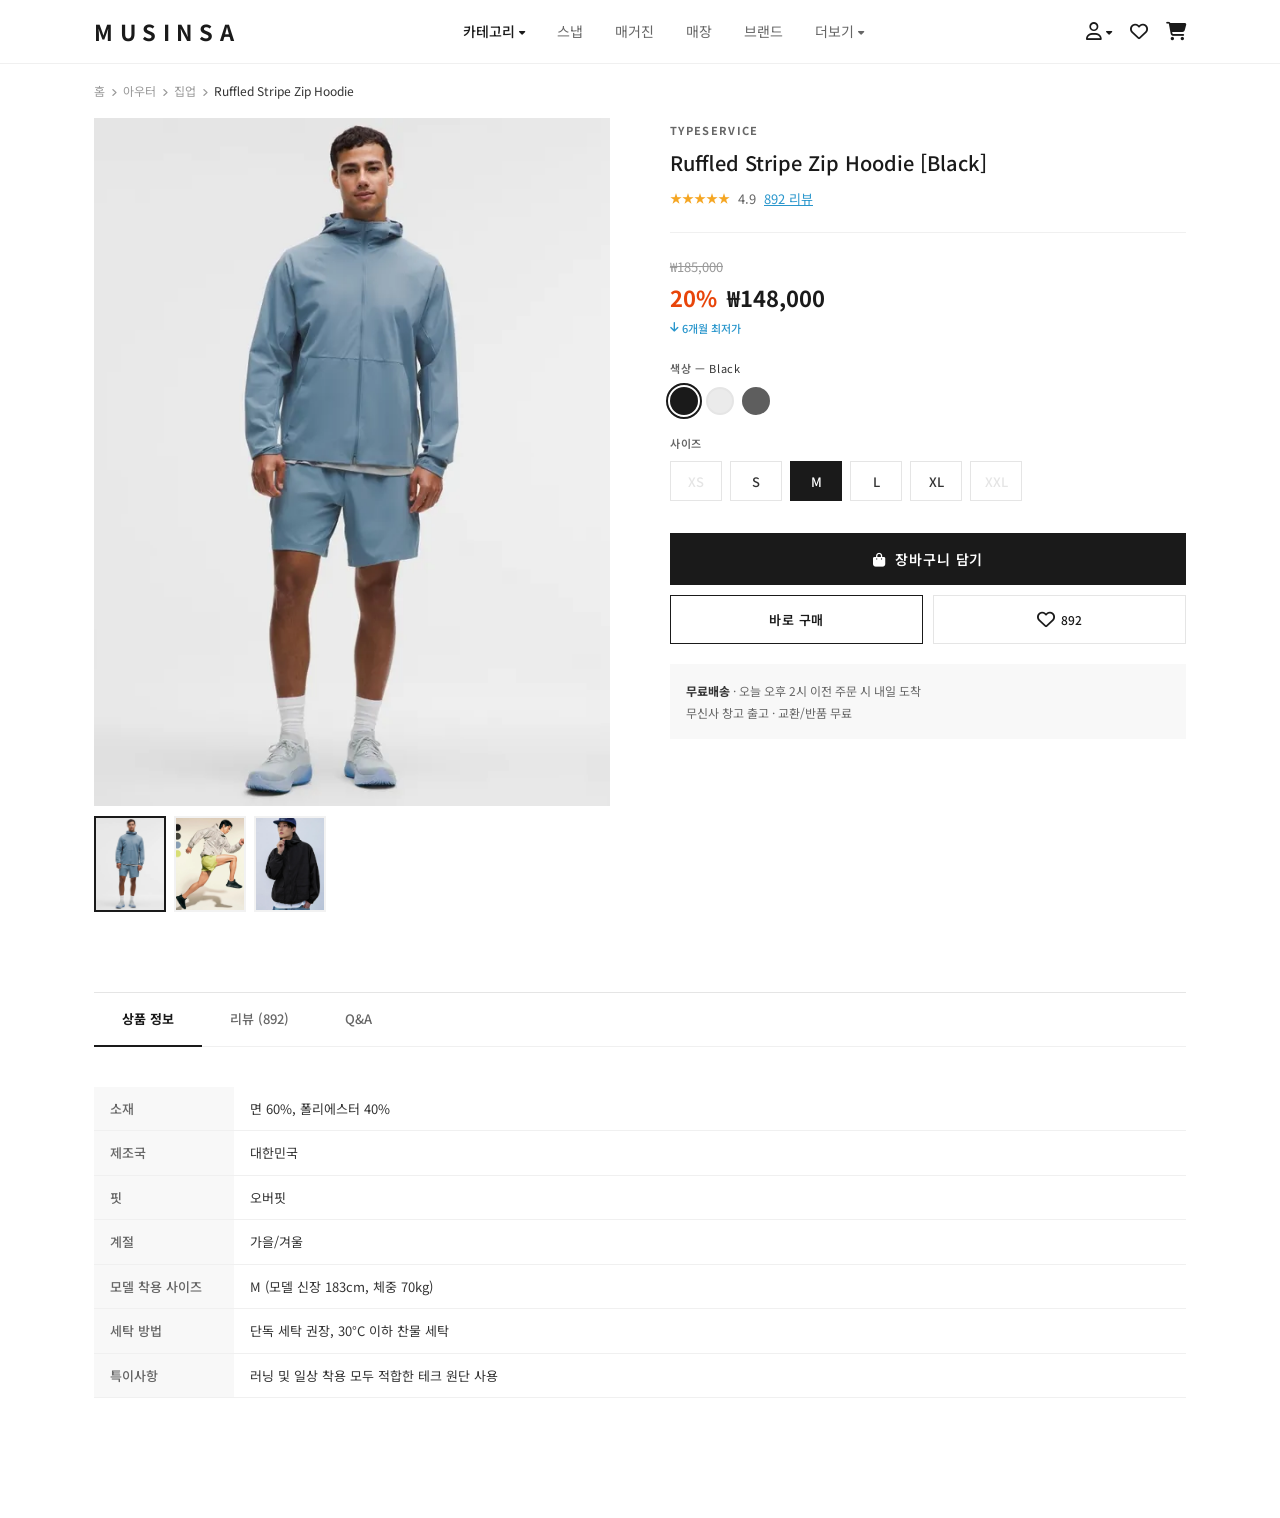
<file: detail.html>
<!DOCTYPE html>
<html lang="ko">
<head>
  <meta charset="UTF-8" />
  <meta name="viewport" content="width=device-width, initial-scale=1.0" />
  <title>Ruffled Stripe Zip Hoodie [Black] — TYPESERVICE | MUSINSA</title>
  <link rel="stylesheet" href="css/style.css" />
  <link rel="stylesheet" href="css/components.css" />
  <link rel="stylesheet" href="css/sections.css" />
  <link rel="stylesheet" href="css/detail.css" />
  <link rel="stylesheet" href="https://cdnjs.cloudflare.com/ajax/libs/font-awesome/6.5.0/css/all.min.css" />
  <link rel="preconnect" href="https://fonts.googleapis.com" />
  <link href="https://fonts.googleapis.com/css2?family=Noto+Sans+KR:wght@300;400;500;700&display=swap" rel="stylesheet" />
</head>
<body>

  <header>
    <nav class="nav">
      <a href="index.html" class="nav__logo">MUSINSA</a>
      <ul class="nav__menu">
        <li class="nav__menu-item nav__menu-item--active" id="catMenuBtn" aria-expanded="false" aria-controls="catDropdown">카테고리 <i class="fa-solid fa-sort-down"></i></li>
        <li class="nav__menu-item">스냅</li>
        <li class="nav__menu-item">매거진</li>
        <li class="nav__menu-item">매장</li>
        <li class="nav__menu-item">브랜드</li>
        <li class="nav__menu-item">더보기 <i class="fa-solid fa-sort-down"></i></li>
      </ul>
      <div class="nav__icons">
        <div class="nav__icon-item nav__icon-item--desktop-only">
          <i class="fa-regular fa-user"></i>
          <i class="fa-solid fa-sort-down"></i>
        </div>
        <div class="nav__icon-item nav__icon-item--desktop-only"><i class="fa-regular fa-heart"></i></div>
        <div class="nav__icon-item"><i class="fa-solid fa-cart-shopping"></i></div>
      </div>

      <div class="cat-dropdown" id="catDropdown" role="region" aria-label="카테고리 메뉴">
        <div class="cat-dropdown__tabs" role="tablist">
          <button type="button" class="cat-dropdown__tab cat-dropdown__tab--active" data-gender="men" role="tab">MEN</button>
          <button type="button" class="cat-dropdown__tab" data-gender="women" role="tab" disabled>WOMEN</button>
          <button type="button" class="cat-dropdown__tab" data-gender="kids" role="tab" disabled>KIDS</button>
        </div>
        <div class="cat-dropdown__grid" id="catDropdownGrid"></div>
      </div>
    </nav>
    <div class="cat-backdrop" id="catBackdrop"></div>
  </header>

  <main>
    <div class="detail-wrap">

      <nav class="detail-breadcrumb">
        <a href="index.html">홈</a>
        <span class="detail-breadcrumb__sep"><i class="fa-solid fa-angle-right"></i></span>
        <a href="#">아우터</a>
        <span class="detail-breadcrumb__sep"><i class="fa-solid fa-angle-right"></i></span>
        <a href="#">집업</a>
        <span class="detail-breadcrumb__sep"><i class="fa-solid fa-angle-right"></i></span>
        <span class="detail-breadcrumb__current">Ruffled Stripe Zip Hoodie</span>
      </nav>

      <section class="detail-product">

        <div class="detail-images">
          <div class="detail-images__main">
            <img src="assets/product-1.jpg" alt="Ruffled Stripe Zip Hoodie" id="detailMainImg" />
          </div>
          <div class="detail-images__thumbs">
            <div class="detail-images__thumb detail-images__thumb--active" data-img="assets/product-1.jpg">
              <img src="assets/product-1.jpg" alt="" />
            </div>
            <div class="detail-images__thumb" data-img="assets/product-3.jpg">
              <img src="assets/product-3.jpg" alt="" />
            </div>
            <div class="detail-images__thumb" data-img="assets/product-5.jpg">
              <img src="assets/product-5.jpg" alt="" />
            </div>
          </div>
        </div>

        <div class="detail-info">
          <p class="detail-info__brand">TYPESERVICE</p>
          <h1 class="detail-info__name">Ruffled Stripe Zip Hoodie [Black]</h1>
          <div class="detail-info__rating">
            <span class="detail-info__stars">★★★★★</span>
            <span>4.9</span>
            <span class="detail-info__review-count">892 리뷰</span>
          </div>

          <div class="detail-info__price-block">
            <p class="detail-info__price-original">₩185,000</p>
            <div class="detail-info__price-row">
              <span class="detail-info__discount">20%</span>
              <span class="detail-info__price">₩148,000</span>
            </div>
            <p class="detail-info__price-hint">
              <i class="fa-solid fa-arrow-down"></i> 6개월 최저가
            </p>
          </div>

          <div class="detail-info__section">
            <p class="detail-info__label">색상 — <span class="detail-info__label-value">Black</span></p>
            <div class="detail-colors">
              <div class="detail-color detail-color--black detail-color--active" title="Black"></div>
              <div class="detail-color detail-color--white" title="White"></div>
              <div class="detail-color detail-color--charcoal" title="Charcoal"></div>
            </div>
          </div>

          <div class="detail-info__section">
            <p class="detail-info__label">사이즈</p>
            <div class="detail-sizes">
              <button type="button" class="detail-size detail-size--soldout">XS</button>
              <button type="button" class="detail-size">S</button>
              <button type="button" class="detail-size detail-size--active">M</button>
              <button type="button" class="detail-size">L</button>
              <button type="button" class="detail-size">XL</button>
              <button type="button" class="detail-size detail-size--soldout">XXL</button>
            </div>
          </div>

          <div class="detail-info__cta">
            <button type="button" class="detail-info__cta-cart" id="detailCartBtn">
              <i class="fa-solid fa-bag-shopping"></i>&nbsp; 장바구니 담기
            </button>
            <button type="button" class="detail-info__cta-buy">바로 구매</button>
            <button type="button" class="detail-info__cta-wish" id="detailWishBtn">
              <i class="fa-regular fa-heart"></i>
              <span>892</span>
            </button>
          </div>

          <div class="detail-info__delivery">
            <div><strong>무료배송</strong> · 오늘 오후 2시 이전 주문 시 내일 도착</div>
            <div>무신사 창고 출고 · 교환/반품 무료</div>
          </div>
        </div>

      </section>

      <div class="detail-tabs">
        <div class="detail-tabs__nav">
          <div class="detail-tabs__tab detail-tabs__tab--active" data-tab="info">상품 정보</div>
          <div class="detail-tabs__tab" data-tab="review">리뷰 (892)</div>
          <div class="detail-tabs__tab" data-tab="qna">Q&amp;A</div>
        </div>

        <div class="detail-tabs__panel detail-tabs__panel--active" id="tab-info">
          <table class="detail-spec-table">
            <tr><th>소재</th><td>면 60%, 폴리에스터 40%</td></tr>
            <tr><th>제조국</th><td>대한민국</td></tr>
            <tr><th>핏</th><td>오버핏</td></tr>
            <tr><th>계절</th><td>가을/겨울</td></tr>
            <tr><th>모델 착용 사이즈</th><td>M (모델 신장 183cm, 체중 70kg)</td></tr>
            <tr><th>세탁 방법</th><td>단독 세탁 권장, 30°C 이하 찬물 세탁</td></tr>
            <tr><th>특이사항</th><td>러닝 및 일상 착용 모두 적합한 테크 원단 사용</td></tr>
          </table>
        </div>

        <div class="detail-tabs__panel" id="tab-review">
          <div class="detail-review-summary">
            <div class="detail-review-score">
              <div class="detail-review-score__num">4.9</div>
              <div class="detail-review-score__stars">★★★★★</div>
              <div class="detail-review-score__total">892개 리뷰</div>
            </div>
            <div class="detail-review-bars">
              <div class="detail-review-bar-row">
                <span>5</span>
                <div class="detail-review-bar-track"><div class="detail-review-bar-fill" style="--fill:88%"></div></div>
                <span>88%</span>
              </div>
              <div class="detail-review-bar-row">
                <span>4</span>
                <div class="detail-review-bar-track"><div class="detail-review-bar-fill" style="--fill:9%"></div></div>
                <span>9%</span>
              </div>
              <div class="detail-review-bar-row">
                <span>3</span>
                <div class="detail-review-bar-track"><div class="detail-review-bar-fill" style="--fill:2%"></div></div>
                <span>2%</span>
              </div>
              <div class="detail-review-bar-row">
                <span>2</span>
                <div class="detail-review-bar-track"><div class="detail-review-bar-fill" style="--fill:1%"></div></div>
                <span>1%</span>
              </div>
              <div class="detail-review-bar-row">
                <span>1</span>
                <div class="detail-review-bar-track"><div class="detail-review-bar-fill" style="--fill:0%"></div></div>
                <span>0%</span>
              </div>
            </div>
          </div>

          <div class="detail-review-card">
            <div class="detail-review-card__header">
              <div class="detail-review-card__avatar"><i class="fa-regular fa-user"></i></div>
              <div class="detail-review-card__meta">
                <div class="detail-review-card__name">run_****</div>
                <div class="detail-review-card__date">2025.11.03</div>
              </div>
              <span class="detail-review-card__stars">★★★★★</span>
            </div>
            <p class="detail-review-card__size-info">구매 옵션 · M / Black</p>
            <p class="detail-review-card__text">러닝할 때도, 그냥 입고 다닐 때도 전혀 어색하지 않아요. 소재가 생각보다 훨씬 고급스럽고 핏이 딱 오버핏인데 어깨 선이 살아있어요. 재구매 의사 있습니다.</p>
          </div>

          <div class="detail-review-card">
            <div class="detail-review-card__header">
              <div class="detail-review-card__avatar"><i class="fa-regular fa-user"></i></div>
              <div class="detail-review-card__meta">
                <div class="detail-review-card__name">type_s****</div>
                <div class="detail-review-card__date">2025.10.18</div>
              </div>
              <span class="detail-review-card__stars">★★★★★</span>
            </div>
            <p class="detail-review-card__size-info">구매 옵션 · L / Black</p>
            <p class="detail-review-card__text">타입서비스 제품 중에 제일 맘에 드는 아이템. 집업 디테일이 사진보다 실물이 훨씬 예쁘고 스트라이프 패턴이 절제되어 있어서 코디 잡기 쉬워요.</p>
          </div>

          <div class="detail-review-card">
            <div class="detail-review-card__header">
              <div class="detail-review-card__avatar"><i class="fa-regular fa-user"></i></div>
              <div class="detail-review-card__meta">
                <div class="detail-review-card__name">daily_f****</div>
                <div class="detail-review-card__date">2025.10.02</div>
              </div>
              <span class="detail-review-card__stars">★★★★☆</span>
            </div>
            <p class="detail-review-card__size-info">구매 옵션 · M / Charcoal</p>
            <p class="detail-review-card__text">전체적으로 만족스러운데 안감이 조금 얇은 편이라 한겨울엔 이너를 받쳐야 할 것 같아요. 가을 시즌엔 딱 좋습니다.</p>
          </div>
        </div>

        <div class="detail-tabs__panel" id="tab-qna">
          <p class="detail-empty-state">등록된 Q&amp;A가 없습니다.</p>
        </div>
      </div>

      <div class="detail-footer-gap"></div>
    </div>
  </main>

  <script src="js/data.js"></script>
  <script src="js/nav.js"></script>
  <script src="js/detail.js"></script>

</body>
</html>
</file>
<file: css/style.css>
:root {
  --clr-primary: #1A1A1A;
  --clr-secondary: #333333;
  --clr-muted: #666666;
  --clr-light: #999999;
  --clr-white: #FFFFFF;
  --clr-accent-orange: #E8450A;
  --clr-accent-blue: #2996CC;
  --clr-gold: #BEA870;
  --clr-gold-dark: #997A5C;
  --clr-border: #E5E5E5;
  --clr-border-light: #F0F0F0;
  --clr-bg-light: #F2F2F2;
  --clr-bg-cream: #F5F3EF;
  --clr-bg-sub: #F8F8F8;
  --clr-overlay: rgba(0, 0, 0, 0.4);
  --clr-overlay-dark: rgba(0, 0, 0, 0.6);
  --clr-star: #F5A623;

  --max-width: 1290px;
  --page-x: 94px;
  --font-main: 'Noto Sans KR', sans-serif;
  --transition: all 0.2s ease;
  --radius: 2px;

  --z-nav: 100;
  --z-scroll-top: 150;
  --z-drawer: 200;
  --z-modal: 300;
  --z-search: 500;
  --z-top: 9999;
}

*, *::before, *::after { box-sizing: border-box; margin: 0; padding: 0; }

html { font-size: 14px; }
body {
  font-family: var(--font-main);
  color: var(--clr-primary);
  background: var(--clr-white);
  line-height: 1.5;
  overflow-x: hidden;
}

img { display: block; width: 100%; height: 100%; object-fit: cover; }
ul { list-style: none; }
a { text-decoration: none; color: inherit; cursor: pointer; }
button { cursor: pointer; border: none; background: none; font-family: inherit; }

.nav {
  position: relative;
  display: flex;
  align-items: center;
  justify-content: space-between;
  padding: 15px var(--page-x);
  background: var(--clr-white);
  border-bottom: 1px solid var(--clr-border-light);
}

header {
  position: sticky;
  top: 0;
  z-index: var(--z-nav);
  background: var(--clr-white);
}

.nav__logo { font-size: 22px; font-weight: 700; letter-spacing: 0.3em; cursor: pointer; }
.nav__menu { display: flex; align-items: center; gap: 32px; }

.nav__menu-item {
  display: flex;
  align-items: center;
  gap: 4px;
  color: var(--clr-muted);
  font-size: 14px;
  cursor: pointer;
  transition: var(--transition);
}
.nav__menu-item:hover, .nav__menu-item--active { color: var(--clr-primary); font-weight: 500; }
.nav__menu-item .fa-sort-down { font-size: 10px; margin-top: -4px; }

.nav__icons { display: flex; align-items: center; gap: 18px; }
.nav__icon-item { display: flex; align-items: center; gap: 4px; font-size: 18px; cursor: pointer; transition: var(--transition); }
.nav__icon-item:hover { opacity: 0.6; }
.nav__icon-item .fa-sort-down { font-size: 10px; margin-top: -4px; }

.nav__hamburger { display: none; flex-direction: column; justify-content: center; gap: 5px; width: 32px; height: 32px; padding: 4px; }
.nav__hamburger span { width: 100%; height: 1.5px; background: var(--clr-primary); transition: transform 0.3s, opacity 0.3s; }
.nav__hamburger--open span:nth-child(1) { transform: translateY(6.5px) rotate(45deg); }
.nav__hamburger--open span:nth-child(2) { opacity: 0; }
.nav__hamburger--open span:nth-child(3) { transform: translateY(-6.5px) rotate(-45deg); }

.main-content {
  display: flex;
  flex-direction: column;
  gap: 100px;
  padding: 40px 0 80px;
}

.section-block { padding-inline: var(--page-x); }

.section-block__header {
  display: flex;
  flex-direction: column;
  align-items: center;
  text-align: center;
  gap: 8px;
  margin-bottom: 28px;
}
.section-block__header--inline {
  flex-direction: row;
  align-items: flex-end;
  justify-content: space-between;
  text-align: left;
  gap: 0;
  margin-bottom: 20px;
}

.section-block__title-group { display: flex; flex-direction: column; gap: 4px; }
.section-block__title { font-size: 40px; font-weight: 300; color: var(--clr-secondary); letter-spacing: 0.05em; }
.section-block__subtitle { color: var(--clr-muted); font-size: 13px; font-weight: 300; letter-spacing: 0.02em; }

.section-block__more { display: flex; align-items: center; gap: 4px; color: var(--clr-accent-blue); font-size: 14px; font-weight: 300; transition: var(--transition); }
.section-block__more:hover { opacity: 0.7; }

.section-block--gray { margin: 0 calc(-1 * var(--page-x)); padding: 90px calc(var(--page-x) * 2); background: var(--clr-bg-light); }
.section-block--cream { margin: 0 calc(-1 * var(--page-x)); padding: 90px calc(var(--page-x) * 2); background: var(--clr-bg-cream); }

.footer { padding: 64px var(--page-x) 40px; background: var(--clr-primary); }
.footer__inner {
  max-width: var(--max-width);
  margin: 0 auto;
  display: flex;
  flex-direction: column;
  align-items: center;
  gap: 44px;
}

.footer__head { display: flex; flex-direction: column; align-items: center; gap: 8px; }
.footer__logo { color: var(--clr-white); font-size: 28px; font-weight: 700; letter-spacing: 0.35em; }
.footer__tagline { font-size: 12px; letter-spacing: 0.08em; color: rgba(255, 255, 255, 0.35); }

.footer__nav { width: 100%; display: flex; justify-content: space-evenly; }
.footer__nav-col { display: flex; flex-direction: column; align-items: center; gap: 12px; }
.footer__nav-heading { color: rgba(255, 255, 255, 0.55); font-size: 11px; font-weight: 600; letter-spacing: 0.12em; text-transform: uppercase; margin-bottom: 4px; }
.footer__nav-col a { color: rgba(255, 255, 255, 0.38); font-size: 13px; transition: var(--transition); }
.footer__nav-col a:hover { color: var(--clr-white); }

.footer__sns-row {
  width: 100%;
  display: flex;
  justify-content: center;
  gap: 36px;
  padding: 24px 0;
  border-top: 1px solid rgba(255, 255, 255, 0.07);
  border-bottom: 1px solid rgba(255, 255, 255, 0.07);
}
.footer__sns-link { display: flex; flex-direction: column; align-items: center; gap: 8px; color: rgba(255, 255, 255, 0.38); font-size: 22px; transition: var(--transition); }
.footer__sns-link span { font-size: 10px; letter-spacing: 0.06em; text-transform: uppercase; }
.footer__sns-link:hover { color: var(--clr-white); }

.footer__biz { font-size: 11px; color: rgba(255, 255, 255, 0.22); line-height: 2.2; text-align: center; }

.footer__bottom { width: 100%; display: flex; align-items: center; justify-content: space-between; }
.footer__legal { display: flex; gap: 20px; }
.footer__legal a { color: rgba(255, 255, 255, 0.32); font-size: 11px; transition: var(--transition); }
.footer__legal a:hover { color: var(--clr-white); }
.footer__copy { font-size: 11px; color: rgba(255, 255, 255, 0.2); }

@media (max-width: 1024px) {
  :root { --page-x: 40px; }
  .nav__menu { gap: 20px; }
  .main-content { padding: 32px 0 60px; }
  .section-block__title { font-size: 30px; }
}

@media (max-width: 768px) {
  :root { --page-x: 16px; }
  .nav { justify-content: flex-start; }
  .nav__menu { display: none; }
  .nav__hamburger { display: flex; margin-left: 14px; }
  .nav__icon-item--desktop-only { display: none; }
  .nav__logo { font-size: 18px; }
  .nav__icons { gap: 14px; margin-left: auto; }
  .nav__icon-item { font-size: 16px; }

  .main-content { gap: 40px; padding: 24px 0 48px; }
  .section-block__title { font-size: 24px; }

  .footer__nav { flex-wrap: wrap; justify-content: center; gap: 32px 40px; }
  .footer__nav-col { min-width: 80px; }
  .footer__sns-row { gap: 24px; }
  .footer__bottom { flex-direction: column; align-items: center; gap: 12px; text-align: center; }
  .footer__legal { flex-wrap: wrap; justify-content: center; }
}
</file>
<file: css/components.css>
.flash-strip {
  display: flex;
  align-items: center;
  justify-content: space-between;
  padding: 8px 75px;
  background: var(--clr-accent-orange);
  color: var(--clr-white);
  font-size: 13px;
  font-weight: 500;
}

.flash-strip__inner { display: flex; align-items: center; gap: 10px; }
.flash-strip__icon { font-size: 14px; color: #000; }
.flash-strip__text { font-weight: 700; letter-spacing: 0.05em; }
.flash-strip__desc { opacity: 0.85; }
.flash-strip__timer { font-weight: 700; letter-spacing: 0.08em; font-variant-numeric: tabular-nums; }

.flash-strip__right { display: flex; align-items: center; gap: 16px; }
.flash-strip__cta {
  padding: 4px 12px;
  border: 1px solid rgba(255, 255, 255, 0.6);
  color: var(--clr-white);
  font-size: 12px;
  font-weight: 600;
  letter-spacing: 0.04em;
  white-space: nowrap;
  transition: var(--transition);
}
.flash-strip__cta:hover { background: rgba(255, 255, 255, 0.15); border-color: var(--clr-white); }
.flash-strip__close { font-size: 16px; opacity: 0.7; transition: var(--transition); }
.flash-strip__close:hover { opacity: 1; }
.flash-strip--dismissed { display: none; }

.nav-drawer { position: fixed; inset: 0; z-index: var(--z-drawer); display: none; }
.nav-drawer--open { display: block; }
.nav-drawer__overlay { position: absolute; inset: 0; background: var(--clr-overlay); }

.nav-drawer__panel {
  position: absolute;
  top: 0;
  right: 0;
  width: 280px;
  height: 100%;
  padding: 64px 32px 40px;
  background: var(--clr-white);
  display: flex;
  flex-direction: column;
  overflow-y: auto;
}

.nav-drawer__close { position: absolute; top: 18px; right: 20px; font-size: 20px; color: var(--clr-muted); }
.nav-drawer__item { display: block; padding: 16px 0; color: var(--clr-secondary); font-size: 16px; border-bottom: 1px solid var(--clr-border-light); transition: var(--transition); }
.nav-drawer__item:hover { color: var(--clr-primary); font-weight: 500; }

.nav-drawer__profile { display: flex; flex-direction: column; gap: 16px; padding-bottom: 20px; border-bottom: 1px solid var(--clr-border-light); margin-bottom: 4px; }

.nav-drawer__profile-info { display: flex; align-items: center; gap: 12px; cursor: pointer; }
.nav-drawer__profile-avatar { font-size: 36px; color: var(--clr-border); }
.nav-drawer__profile-name { font-size: 15px; font-weight: 600; color: var(--clr-primary); }
.nav-drawer__profile-sub { font-size: 12px; color: var(--clr-muted); margin-top: 2px; }

.nav-drawer__profile-links { display: flex; gap: 0; }
.nav-drawer__profile-link {
  flex: 1;
  display: flex;
  flex-direction: column;
  align-items: center;
  gap: 6px;
  padding: 12px 0;
  font-size: 11px;
  color: var(--clr-muted);
  border: 1px solid var(--clr-border-light);
  transition: var(--transition);
}
.nav-drawer__profile-link + .nav-drawer__profile-link { border-left: none; }
.nav-drawer__profile-link i { font-size: 16px; color: var(--clr-secondary); }
.nav-drawer__profile-link:hover { background: var(--clr-bg-sub); color: var(--clr-primary); }

.profile-dropdown { position: relative; }

.profile-dropdown__panel {
  display: none;
  position: absolute;
  top: calc(100% + 12px);
  right: 0;
  width: 180px;
  background: var(--clr-white);
  border: 1px solid var(--clr-border-light);
  box-shadow: 0 8px 24px rgba(0, 0, 0, 0.1);
  z-index: var(--z-modal);
  padding: 6px 0;
}
.profile-dropdown__panel--open { display: block; }

.profile-dropdown__item {
  display: flex;
  align-items: center;
  gap: 10px;
  padding: 11px 18px;
  font-size: 13px;
  color: var(--clr-secondary);
  transition: var(--transition);
}
.profile-dropdown__item i { width: 14px; text-align: center; color: var(--clr-light); font-size: 13px; }
.profile-dropdown__item:hover { background: var(--clr-bg-sub); color: var(--clr-primary); }
.profile-dropdown__item:hover i { color: var(--clr-muted); }

.profile-dropdown__sep { margin: 6px 0; border-top: 1px solid var(--clr-border-light); }
.profile-dropdown__item--logout { color: var(--clr-muted); }
.profile-dropdown__item--logout:hover { color: var(--clr-accent-orange); background: var(--clr-bg-sub); }
.profile-dropdown__item--logout:hover i { color: var(--clr-accent-orange); }

@media (max-width: 768px) {
  .profile-dropdown { display: none; }
}

.product-card__img-wrap { position: relative; aspect-ratio: 3/4; margin-bottom: 8px; background: var(--clr-bg-light); overflow: hidden; }
.product-card__img-wrap--link { cursor: pointer; }
.product-card__img-wrap img { transition: transform 0.3s ease; }
.product-card:hover .product-card__img-wrap img { transform: scale(1.04); }

.product-card__wish {
  position: absolute;
  top: 10px;
  right: 10px;
  width: 32px;
  height: 32px;
  display: flex;
  align-items: center;
  justify-content: center;
  background: rgba(255, 255, 255, 0.9);
  color: var(--clr-primary);
  font-size: 14px;
  transition: var(--transition);
}
.product-card__wish--active { color: var(--clr-accent-orange); }
.product-card__wish--active i::before { font-weight: 900; }

.product-card__cart {
  position: absolute;
  bottom: 0;
  left: 0;
  width: 100%;
  padding: 11px 0;
  background: rgba(0, 0, 0, 0.75);
  color: #fff;
  font-size: 12px;
  font-weight: 600;
  letter-spacing: 0.04em;
  display: flex;
  align-items: center;
  justify-content: center;
  gap: 6px;
  transform: translateY(100%);
  transition: transform 0.25s ease;
}
.product-card:hover .product-card__cart,
.ranking-card:hover .product-card__cart,
.preorder-card:hover .product-card__cart { transform: translateY(0); }

.product-card__desc { margin-bottom: 4px; color: var(--clr-light); font-size: 11px; display: -webkit-box; -webkit-line-clamp: 1; -webkit-box-orient: vertical; overflow: hidden; }
.product-card__name { margin-bottom: 4px; color: var(--clr-secondary); font-size: 12px; display: -webkit-box; -webkit-line-clamp: 2; -webkit-box-orient: vertical; overflow: hidden; }
.product-card__price { margin-bottom: 8px; font-size: 14px; font-weight: 700; }
.product-card__price-hint { margin-top: 3px; color: var(--clr-accent-blue); font-size: 11px; font-weight: 500; }
.product-card__review { margin: 1px 0 6px; color: var(--clr-muted); font-size: 11px; }
.product-card__detail { display: flex; align-items: center; gap: 4px; color: var(--clr-accent-blue); font-size: 12px; font-weight: 300; }
.product-card__detail:hover { text-decoration: underline; }

.brand-story-card--link { cursor: pointer; }
.brand-story-card__img-wrap { aspect-ratio: 3/4; margin-bottom: 12px; background: var(--clr-bg-light); overflow: hidden; }
.brand-story-card__img-wrap img { transition: transform 0.35s; }
.brand-story-card:hover .brand-story-card__img-wrap img { transform: scale(1.05); }

.brand-story-card__info { display: flex; flex-direction: column; gap: 4px; }
.brand-story-card__title { color: var(--clr-primary); font-size: 13px; font-weight: 600; line-height: 1.55; letter-spacing: -0.01em; display: -webkit-box; -webkit-line-clamp: 2; -webkit-box-orient: vertical; overflow: hidden; transition: var(--transition); }
.brand-story-card:hover .brand-story-card__title { opacity: 0.65; }
.brand-story-card__date { color: var(--clr-light); font-size: 11px; margin-top: 4px; display: block; }

.ranking-card__num { display: block; margin-bottom: 8px; color: var(--clr-secondary); font-size: 20px; font-weight: 300; line-height: 1; }
.ranking-card:nth-child(1) .ranking-card__num { color: var(--clr-gold); font-weight: 700; }
.ranking-card:nth-child(2) .ranking-card__num { color: var(--clr-gold); font-weight: 500; }
.ranking-card:nth-child(3) .ranking-card__num { color: var(--clr-gold-dark); font-weight: 500; }

.ranking-card__img-wrap { position: relative; aspect-ratio: 5/6; margin-bottom: 12px; background: var(--clr-bg-light); overflow: hidden; }
.ranking-card__img-wrap img { transition: transform 0.3s; }
.ranking-card:hover .ranking-card__img-wrap img { transform: scale(1.04); }

.ranking-card__brand { margin-bottom: 4px; font-size: 14px; font-weight: 700; }
.ranking-card__price { color: var(--clr-muted); font-size: 13px; }
.ranking-card__info { display: flex; flex-direction: column; gap: 4px; }
.ranking-card__price-hint { color: var(--clr-accent-blue); font-size: 11px; font-weight: 500; }

.preorder-card__img-wrap { position: relative; aspect-ratio: 5/6; margin-bottom: 12px; background: var(--clr-bg-light); overflow: hidden; }
.preorder-card__img-wrap img { transition: transform 0.3s; }
.preorder-card:hover .preorder-card__img-wrap img { transform: scale(1.04); }

.preorder-card__badge { position: absolute; top: 10px; left: 10px; padding: 3px 8px; background: var(--clr-accent-orange); color: var(--clr-white); font-size: 10px; font-weight: 700; letter-spacing: 0.05em; }
.preorder-card__brand { margin-bottom: 4px; font-size: 14px; font-weight: 700; }
.preorder-card__price { color: var(--clr-muted); font-size: 13px; }
.preorder-card__info { display: flex; flex-direction: column; gap: 4px; }
.preorder-card__meta { display: flex; align-items: center; gap: 6px; margin-top: 6px; }
.preorder-card__deadline { font-size: 11px; font-weight: 700; color: var(--clr-accent-orange); }
.preorder-card__ship { font-size: 11px; color: var(--clr-light); }

.brand-card { display: flex; flex-direction: column; align-items: center; gap: 10px; }
.brand-card__logo { width: 100%; aspect-ratio: 1; padding: 12px; display: flex; align-items: center; justify-content: center; background: var(--clr-bg-sub); font-size: 11px; font-weight: 700; letter-spacing: 0.05em; text-align: center; line-height: 1.4; transition: var(--transition); }
.brand-card__logo img { width: 100%; height: 100%; object-fit: contain; }
.brand-card:hover .brand-card__logo { box-shadow: 0 2px 12px rgba(0, 0, 0, 0.08); }
.brand-card__name { color: var(--clr-secondary); font-size: 11px; text-align: center; letter-spacing: 0.02em; }

.cluster-lookbook-card { display: grid; grid-template-columns: 220px 1fr; gap: 0 52px; align-items: center; padding: 32px 0 24px; }
.cluster-lookbook-card__left { display: flex; flex-direction: column; justify-content: space-between; gap: 32px; }
.cluster-lookbook-card__head { display: flex; flex-direction: column; gap: 6px; }
.cluster-lookbook-card__badge { align-self: flex-start; padding: 4px 10px; margin-bottom: 6px; background: var(--clr-primary); color: var(--clr-white); font-size: 11px; font-weight: 600; letter-spacing: 0.06em; }
.cluster-lookbook-card__title { display: flex; align-items: center; gap: 8px; flex-wrap: wrap; font-size: 15px; font-weight: 600; }
.cluster-lookbook-card__tag { color: var(--clr-accent-blue); font-size: 12px; font-weight: 500; }
.cluster-lookbook-card__desc { color: var(--clr-light); font-size: 11px; letter-spacing: 0.02em; }

.cluster-lookbook-card__snap { display: flex; flex-direction: column; gap: 12px; }
.cluster-lookbook-card__snap-img { position: relative; aspect-ratio: 3/4; border-radius: var(--radius); background: var(--clr-bg-light); overflow: hidden; }
.cluster-lookbook-card__snap-img img { transition: transform 0.4s; }
.cluster-lookbook-card__snap:hover .cluster-lookbook-card__snap-img img { transform: scale(1.05); }

.cluster-lookbook-card__item-info { display: flex; flex-direction: column; gap: 4px; }
.cluster-lookbook-card__brand { font-size: 12px; font-weight: 700; letter-spacing: 0.02em; text-transform: uppercase; }
.cluster-lookbook-card__name { color: var(--clr-secondary); font-size: 13px; white-space: nowrap; text-overflow: ellipsis; overflow: hidden; }
.cluster-lookbook-card__price { margin-top: 2px; font-size: 14px; font-weight: 600; }

.cluster-lookbook-card__btn {
  display: block;
  padding: 12px 0;
  border: 1px solid var(--clr-primary);
  text-align: center;
  font-size: 13px;
  font-weight: 500;
  letter-spacing: 0.05em;
  transition: var(--transition);
  margin-top: auto;
}
.cluster-lookbook-card__btn:hover { background: var(--clr-primary); color: var(--clr-white); }

/* ==========================================================================
   Editorial Break & Cluster
   ========================================================================== */

.editorial-break {
  display: flex;
  flex-direction: column;
  align-items: center;
  gap: 16px;
  margin: 0 calc(-1 * var(--page-x));
  padding: 72px var(--page-x);
  background: var(--clr-primary);
  color: var(--clr-white);
  text-align: center;
}
.editorial-break__eyebrow { color: rgba(255, 255, 255, 0.5); font-size: 12px; letter-spacing: 0.2em; text-transform: uppercase; }
.editorial-break__title { font-size: 36px; font-weight: 300; line-height: 1.4; letter-spacing: 0.02em; }
.editorial-break__cta { display: inline-flex; align-items: center; gap: 8px; padding-bottom: 3px; border-bottom: 1px solid rgba(255, 255, 255, 0.4); font-size: 13px; font-weight: 500; letter-spacing: 0.1em; transition: var(--transition); }
.editorial-break__cta:hover { border-color: var(--clr-white); }

.editorial-cluster { display: grid; grid-template-columns: 1fr 1fr; gap: 4px; height: 540px; }
.editorial-cluster__main { position: relative; overflow: hidden; }
.editorial-cluster__main img { object-position: top; transition: transform 0.6s ease; }
.editorial-cluster__main:hover img { transform: scale(1.03); }

.editorial-cluster__overlay {
  position: absolute;
  inset: 0;
  display: flex;
  flex-direction: column;
  justify-content: flex-end;
  padding: 36px 32px;
  background: linear-gradient(to top, rgba(0,0,0,0.65) 0%, rgba(0,0,0,0.1) 50%, transparent 100%);
  color: var(--clr-white);
}

.editorial-cluster__tag { width: fit-content; padding: 3px 10px; margin-bottom: 14px; border: 1px solid rgba(255, 255, 255, 0.6); font-size: 11px; font-weight: 600; letter-spacing: 0.15em; text-transform: uppercase; }
.editorial-cluster__title { margin-bottom: 10px; font-size: 28px; font-weight: 700; line-height: 1.25; letter-spacing: 0.02em; }
.editorial-cluster__sub { margin-bottom: 20px; font-size: 13px; font-weight: 300; opacity: 0.8; }
.editorial-cluster__link { display: flex; align-items: center; gap: 6px; width: fit-content; padding-bottom: 2px; border-bottom: 1px solid rgba(255, 255, 255, 0.5); font-size: 13px; font-weight: 500; transition: var(--transition); }
.editorial-cluster__link:hover { border-color: var(--clr-white); }

.editorial-cluster__side { display: grid; grid-template-rows: 1fr 1fr; gap: 4px; }
.editorial-cluster__card { position: relative; overflow: hidden; }
.editorial-cluster__card img { transition: transform 0.6s ease; }
.editorial-cluster__card:hover img { transform: scale(1.05); }

.editorial-cluster__card-info { position: absolute; bottom: 0; inset-inline: 0; padding: 20px; background: linear-gradient(to top, rgba(0,0,0,0.6) 0%, transparent 100%); color: var(--clr-white); }
.editorial-cluster__card-tag { display: block; margin-bottom: 6px; font-size: 10px; font-weight: 600; letter-spacing: 0.15em; text-transform: uppercase; opacity: 0.8; }
.editorial-cluster__card-title { font-size: 15px; font-weight: 600; line-height: 1.4; }

/* ==========================================================================
   Lookbook Snap Card
   ========================================================================== */

.lookbook-snap-card { position: relative; height: 100%; border-radius: 4px; background: var(--clr-bg-light); overflow: hidden; }
.lookbook-snap-card--large { grid-column: span 2; grid-row: span 2; }
.lookbook-snap-card--tall { grid-row: span 2; }

.lookbook-snap-card__img { height: 100%; }
.lookbook-snap-card__img img { transition: transform 0.6s cubic-bezier(0.25, 1, 0.5, 1); }
.lookbook-snap-card:hover .lookbook-snap-card__img img { transform: scale(1.08); }

.lookbook-snap-card__meta {
  position: absolute;
  inset: 0;
  display: flex;
  flex-direction: column;
  justify-content: flex-end;
  padding: 24px;
  background: linear-gradient(to top, rgba(0,0,0,0.6) 0%, rgba(0,0,0,0.1) 50%, transparent 100%);
  color: var(--clr-white);
}

.lookbook-snap-card__info { display: flex; flex-direction: column; gap: 4px; }
.lookbook-snap-card__name { font-size: 14px; font-weight: 600; }
.lookbook-snap-card__tag { color: rgba(255, 255, 255, 0.8); font-size: 12px; }

.lookbook-snap-card__actions { position: absolute; top: 16px; right: 16px; display: flex; flex-direction: column; gap: 12px; opacity: 0; transform: translateX(10px); transition: all 0.3s ease 0.1s; }
.lookbook-snap-card:hover .lookbook-snap-card__actions { opacity: 1; transform: translateX(0); }

.lookbook-snap-card__action-btn { width: 36px; height: 36px; border-radius: 50%; background: rgba(255, 255, 255, 0.2); backdrop-filter: blur(4px); display: flex; align-items: center; justify-content: center; font-size: 16px; transition: var(--transition); }
.lookbook-snap-card__action-btn:hover { background: var(--clr-white); color: var(--clr-primary); transform: scale(1.1); }

/* ==========================================================================
   Photoblog Entries
   ========================================================================== */

.photoblog-entry { display: flex; gap: 16px; padding: 20px 0; transition: var(--transition); }
.photoblog-entry:hover .photoblog-entry__text { color: var(--clr-primary); }
.photoblog-entry:nth-child(odd) { padding-right: 32px; }
.photoblog-entry:nth-child(even) { padding-left: 32px; }

.photoblog-entry__img { width: 120px; height: 120px; flex-shrink: 0; background: var(--clr-bg-light); overflow: hidden; }
.photoblog-entry__img img { transition: transform 0.3s; }
.photoblog-entry:hover .photoblog-entry__img img { transform: scale(1.04); }

.photoblog-entry__body { flex: 1; display: flex; flex-direction: column; justify-content: space-between; gap: 12px; }
.photoblog-entry__text { color: var(--clr-secondary); font-size: 13px; line-height: 1.7; display: -webkit-box; -webkit-line-clamp: 3; -webkit-box-orient: vertical; overflow: hidden; transition: var(--transition); }

.photoblog-entry__meta { display: flex; align-items: center; gap: 10px; }
.photoblog-entry__avatar { width: 30px; height: 30px; border-radius: 50%; background: var(--clr-bg-light); border: 1px solid var(--clr-border); display: flex; align-items: center; justify-content: center; font-size: 11px; font-weight: 600; color: var(--clr-muted); flex-shrink: 0; }
.photoblog-entry__name { font-size: 13px; font-weight: 500; margin-bottom: 1px; }
.photoblog-entry__store { color: var(--clr-muted); font-size: 11px; }

.photoblog-long-entry { display: grid; grid-template-columns: 420px 1fr; gap: 64px; padding: 56px 0; }
.photoblog-long-entry--reverse { grid-template-columns: 1fr 420px; }
.photoblog-long-entry--reverse .photoblog-long-entry__img { order: 2; }
.photoblog-long-entry--reverse .photoblog-long-entry__body { order: 1; }

.photoblog-long-entry__img { aspect-ratio: 4/3; background: var(--clr-bg-light); overflow: hidden; }
.photoblog-long-entry__img img { transition: transform 0.4s; }
.photoblog-long-entry:hover .photoblog-long-entry__img img { transform: scale(1.04); }

.photoblog-long-entry__body { display: flex; flex-direction: column; justify-content: center; gap: 20px; }
.photoblog-long-entry__head { display: flex; align-items: center; gap: 14px; }
.photoblog-long-entry__tag { color: var(--clr-accent-blue); font-size: 11px; font-weight: 600; letter-spacing: 0.05em; }
.photoblog-long-entry__readtime { color: var(--clr-light); font-size: 11px; }

.photoblog-long-entry__title { font-size: 22px; font-weight: 700; line-height: 1.4; letter-spacing: -0.02em; transition: var(--transition); }
.photoblog-long-entry:hover .photoblog-long-entry__title { opacity: 0.7; }
.photoblog-long-entry__text { color: var(--clr-secondary); font-size: 14px; line-height: 1.85; display: -webkit-box; -webkit-line-clamp: 5; -webkit-box-orient: vertical; overflow: hidden; }

.photoblog-long-entry__meta { display: flex; align-items: center; gap: 10px; margin-top: 4px; }
.photoblog-long-entry__avatar { width: 34px; height: 34px; border-radius: 50%; background: var(--clr-bg-light); border: 1px solid var(--clr-border); display: flex; align-items: center; justify-content: center; font-size: 12px; font-weight: 600; color: var(--clr-muted); flex-shrink: 0; }
.photoblog-long-entry__name { font-size: 13px; font-weight: 500; margin-bottom: 2px; }
.photoblog-long-entry__date { color: var(--clr-light); font-size: 11px; }

.onboarding-modal { position: fixed; inset: 0; z-index: var(--z-modal); display: none; }
.onboarding-modal--open { display: block; }
.onboarding-modal__backdrop { position: absolute; inset: 0; background: var(--clr-overlay-dark); }

.onboarding-modal__box {
  position: absolute;
  top: 50%;
  left: 50%;
  transform: translate(-50%, -50%);
  display: flex;
  flex-direction: column;
  align-items: center;
  gap: 14px;
  width: min(560px, 90vw);
  padding: 48px 40px 36px;
  background: var(--clr-white);
  text-align: center;
}

.onboarding-modal__close { position: absolute; top: 16px; right: 20px; color: var(--clr-muted); font-size: 18px; transition: var(--transition); }
.onboarding-modal__close:hover { color: var(--clr-primary); }
.onboarding-modal__eyebrow { color: var(--clr-light); font-size: 11px; letter-spacing: 0.25em; text-transform: uppercase; }
.onboarding-modal__title { font-size: 24px; font-weight: 700; letter-spacing: 0.02em; }
.onboarding-modal__desc { margin-top: -4px; color: var(--clr-muted); font-size: 13px; }

.onboarding-modal__clusters { margin-top: 8px; width: 100%; display: grid; grid-template-columns: 1fr 1fr; gap: 8px; }
.onboarding-modal__cluster { display: flex; flex-direction: column; gap: 5px; padding: 16px 12px; background: var(--clr-bg-sub); text-align: center; cursor: pointer; transition: var(--transition); }
.onboarding-modal__cluster:hover { background: var(--clr-bg-light); }
.onboarding-modal__cluster-label { font-size: 13px; font-weight: 600; }
.onboarding-modal__cluster-sub { color: var(--clr-muted); font-size: 11px; line-height: 1.4; }
.onboarding-modal__skip { margin-top: 4px; color: var(--clr-light); font-size: 12px; text-decoration: underline; cursor: pointer; }
.onboarding-modal__skip:hover { color: var(--clr-muted); }

.search-overlay { position: fixed; inset: 0; z-index: var(--z-search); display: none; }
.search-overlay--open { display: block; }
.search-overlay__backdrop { position: absolute; inset: 0; background: rgba(0, 0, 0, 0.45); }

.search-overlay__box {
  position: absolute;
  top: 0;
  inset-inline: 0;
  display: flex;
  align-items: center;
  gap: 16px;
  padding: 20px var(--page-x);
  background: var(--clr-white);
  box-shadow: 0 4px 24px rgba(0, 0, 0, 0.08);
}
.search-overlay__input { flex: 1; border: none; outline: none; background: transparent; font-family: var(--font-main); font-size: 18px; letter-spacing: 0.02em; }
.search-overlay__input::placeholder { color: var(--clr-light); }
.search-overlay__submit { font-size: 20px; transition: var(--transition); }
.search-overlay__submit:hover { opacity: 0.6; }
.search-overlay__close { color: var(--clr-muted); font-size: 18px; transition: var(--transition); }
.search-overlay__close:hover { color: var(--clr-primary); }

.scroll-top {
  position: fixed;
  bottom: 32px;
  right: 32px;
  z-index: var(--z-scroll-top);
  width: 44px;
  height: 44px;
  display: flex;
  align-items: center;
  justify-content: center;
  background: var(--clr-primary);
  color: var(--clr-white);
  font-size: 16px;
  opacity: 0;
  pointer-events: none;
  transition: opacity 0.3s;
}
.scroll-top--visible { opacity: 1; pointer-events: auto; }
.scroll-top:hover { background: var(--clr-secondary); }

.trending-keywords { padding: 90px 0; text-align: center; }
.trending-keywords__title { margin-bottom: 24px; font-size: 18px; font-weight: 600; letter-spacing: 0.02em; }
.trending-keywords__lists { display: contents; }
.trending-keywords__list { display: flex; flex-wrap: wrap; justify-content: center; gap: 10px; }
.trending-keywords__tag { padding: 8px 18px; background: var(--clr-bg-light); color: var(--clr-secondary); font-size: 13px; cursor: pointer; transition: var(--transition); white-space: nowrap; }
.trending-keywords__tag:hover { background: var(--clr-bg-light); color: var(--clr-primary); }

.item-category__tabs { display: flex; justify-content: center; gap: 40px; margin-bottom: 32px; }
.item-category__tab { padding-bottom: 12px; border-bottom: 2px solid transparent; color: var(--clr-muted); font-size: 14px; letter-spacing: 0.1em; transition: var(--transition); margin-bottom: -1px; }
.item-category__tab:hover, .item-category__tab--active { color: var(--clr-primary); border-bottom-color: var(--clr-primary); }
.item-category__tab--active { font-weight: 600; }

.category-grid__item { color: var(--clr-secondary); font-size: 13px; cursor: pointer; transition: var(--transition); }
.category-grid__item:hover { color: var(--clr-primary); }

@media (max-width: 1024px) {
  .flash-strip { padding-inline: 40px; }
  .editorial-cluster { height: 420px; }
  .editorial-cluster__title { font-size: 22px; }
  .cluster-lookbook-card { grid-template-columns: 180px 1fr; gap: 0 32px; }
  .photoblog-long-entry, .photoblog-long-entry--reverse { grid-template-columns: 1fr 1fr; gap: 40px; }
}

@media (max-width: 768px) {
  .flash-strip { padding-inline: 16px; font-size: 12px; }
  .flash-strip__desc, .flash-strip__cta { display: none; }

  .editorial-break__title { font-size: 24px; }
  .cluster-lookbook-card { grid-template-columns: 1fr; gap: 16px 0; padding: 20px 0 16px; }

  .photoblog-entry:nth-child(odd) { padding-right: 0; }
  .photoblog-entry:nth-child(even) { padding-left: 0; }
  .photoblog-long-entry, .photoblog-long-entry--reverse { grid-template-columns: 1fr; gap: 20px; padding: 32px 0; }
  .photoblog-long-entry--reverse .photoblog-long-entry__img { order: 0; }

  .editorial-cluster { grid-template-columns: 1fr; grid-template-rows: 280px auto; height: auto; }
  .editorial-cluster__side { grid-template-rows: none; grid-template-columns: 1fr 1fr; height: 180px; }
  .editorial-cluster__title { font-size: 20px; }
}

.cat-dropdown {
  display: none;
  position: absolute;
  top: 100%;
  left: 0;
  right: 0;
  z-index: 1;
  background: var(--clr-bg-sub);
  border-bottom: 1px solid var(--clr-border-light);
  box-shadow: 0 8px 24px rgba(0, 0, 0, 0.07);
  padding-bottom: 32px;
}
.cat-dropdown--open { display: block; }

.cat-dropdown__tabs {
  display: flex;
  justify-content: center;
  gap: 0;
  background: var(--clr-white);
  border-bottom: 1px solid var(--clr-border-light);
  margin-bottom: 28px;
}

.cat-dropdown__tab {
  padding: 14px 32px;
  font-size: 13px;
  font-weight: 600;
  letter-spacing: 0.1em;
  color: var(--clr-muted);
  border-bottom: 2px solid transparent;
  margin-bottom: -1px;
  transition: var(--transition);
}
.cat-dropdown__tab:hover,
.cat-dropdown__tab--active {
  color: var(--clr-primary);
  border-bottom-color: var(--clr-primary);
}
.cat-dropdown__tab:disabled { cursor: not-allowed; opacity: 0.4; }
.cat-dropdown__tab:disabled:hover { color: var(--clr-muted); border-bottom-color: transparent; }

.cat-dropdown__grid {
  display: grid;
  grid-template-columns: repeat(6, 1fr);
  gap: 2px 8px;
  padding-inline: var(--page-x);
}

.cat-dropdown__item {
  display: block;
  padding: 9px 12px;
  color: var(--clr-secondary);
  font-size: 13px;
  border-radius: var(--radius);
  transition: var(--transition);
  white-space: nowrap;
  overflow: hidden;
  text-overflow: ellipsis;
}
.cat-dropdown__item:hover { color: var(--clr-muted); }

.cat-backdrop {
  display: none;
  position: fixed;
  inset: 0;
  background: var(--clr-overlay);
  z-index: calc(var(--z-nav) - 1);
}
.cat-backdrop--visible { display: block; }

@media (max-width: 1024px) {
  .cat-dropdown__grid { grid-template-columns: repeat(4, 1fr); }
}

@media (max-width: 768px) {
  .cat-dropdown__tab { padding: 12px 20px; font-size: 12px; }
  .cat-dropdown__grid { grid-template-columns: repeat(3, 1fr); gap: 2px; }
  .cat-dropdown__item { padding: 8px 10px; font-size: 12px; }
}

.intro-modal {
  position: fixed;
  inset: 0;
  z-index: var(--z-top);
  display: flex;
  align-items: center;
  justify-content: center;
  opacity: 1;
  transition: opacity 0.4s ease;
}

.intro-modal--hidden {
  opacity: 0;
  pointer-events: none;
}

.intro-modal__backdrop {
  position: absolute;
  inset: 0;
  background: rgba(0, 0, 0, 0.72);
  backdrop-filter: blur(4px);
}

.intro-modal__box {
  position: relative;
  background: var(--clr-white);
  width: min(480px, calc(100vw - 32px));
  padding: 52px 48px 44px;
  text-align: center;
  animation: introSlideUp 0.45s cubic-bezier(0.22, 1, 0.36, 1) both;
}

@keyframes introSlideUp {
  from { opacity: 0; transform: translateY(28px); }
  to   { opacity: 1; transform: translateY(0); }
}

.intro-modal__label {
  font-size: 11px;
  font-weight: 500;
  letter-spacing: 0.18em;
  color: var(--clr-accent-orange);
  text-transform: uppercase;
  margin-bottom: 18px;
}

.intro-modal__logo {
  font-size: 28px;
  font-weight: 700;
  letter-spacing: 0.12em;
  color: var(--clr-primary);
  margin-bottom: 28px;
}

.intro-modal__title {
  font-size: 20px;
  font-weight: 700;
  line-height: 1.55;
  color: var(--clr-primary);
  margin-bottom: 14px;
}

.intro-modal__desc {
  font-size: 13px;
  color: var(--clr-muted);
  line-height: 1.7;
  margin-bottom: 36px;
  word-break: keep-all;
}

.intro-modal__notice {
  display: flex;
  align-items: center;
  justify-content: center;
  gap: 8px;
  width: 100%;
  padding: 10px 14px;
  background: #FFF8F5;
  border: 1px solid rgba(232, 69, 10, 0.2);
  font-size: 12px;
  color: var(--clr-muted);
  margin-bottom: 36px;
  word-break: keep-all;
}

.intro-modal__notice i {
  color: var(--clr-accent-orange);
  font-size: 13px;
  flex-shrink: 0;
}

.intro-modal__cta {
  display: inline-block;
  background: var(--clr-primary);
  color: var(--clr-white);
  font-size: 14px;
  font-weight: 600;
  letter-spacing: 0.04em;
  padding: 14px 36px;
  transition: background 0.2s ease;
}

.intro-modal__cta:hover {
  background: var(--clr-secondary);
}

@media (max-width: 480px) {
  .intro-modal__box { padding: 40px 28px 36px; }
  .intro-modal__logo { font-size: 22px; }
  .intro-modal__title { font-size: 17px; }
}

.lookbook-snap-card--shoppable { cursor: pointer; }

.snap-look-modal {
  position: fixed;
  inset: 0;
  z-index: var(--z-modal);
  display: none;
  align-items: center;
  justify-content: center;
}
.snap-look-modal--open { display: flex; }

.snap-look-modal__backdrop {
  position: absolute;
  inset: 0;
  background: rgba(0, 0, 0, 0.65);
  -webkit-backdrop-filter: blur(3px);
  backdrop-filter: blur(3px);
}

.snap-look-modal__box {
  position: relative;
  display: grid;
  grid-template-columns: 44% 1fr;
  width: min(780px, calc(100vw - 32px));
  background: var(--clr-white);
  overflow: hidden;
  animation: introSlideUp 0.35s cubic-bezier(0.22, 1, 0.36, 1) both;
}

.snap-look-modal__close {
  position: absolute;
  top: 16px;
  right: 18px;
  width: 32px;
  height: 32px;
  display: flex;
  align-items: center;
  justify-content: center;
  background: var(--clr-white);
  font-size: 16px;
  color: var(--clr-muted);
  z-index: 1;
  transition: var(--transition);
}
.snap-look-modal__close:hover { color: var(--clr-primary); }

.snap-look-modal__snap {
  position: relative;
  min-height: 480px;
  overflow: hidden;
}
.snap-look-modal__snap img {
  position: absolute;
  inset: 0;
  width: 100%;
  height: 100%;
  object-fit: cover;
}

.snap-look-modal__snap-meta {
  position: absolute;
  bottom: 0;
  inset-inline: 0;
  padding: 56px 20px 20px;
  background: linear-gradient(to top, rgba(0,0,0,0.65), transparent);
  color: var(--clr-white);
}
.snap-look-modal__username { font-size: 13px; font-weight: 600; margin-bottom: 4px; }
.snap-look-modal__snap-tag { font-size: 12px; opacity: 0.75; }

.snap-look-modal__panel {
  padding: 44px 36px 36px;
  display: flex;
  flex-direction: column;
  justify-content: center;
  gap: 0;
}

.snap-look-modal__eyebrow {
  font-size: 10px;
  font-weight: 700;
  letter-spacing: 0.2em;
  color: var(--clr-accent-orange);
  margin-bottom: 10px;
}
.snap-look-modal__title {
  font-size: 18px;
  font-weight: 700;
  color: var(--clr-primary);
  margin-bottom: 28px;
  padding-bottom: 20px;
  border-bottom: 2px solid var(--clr-primary);
}

.snap-look-modal__list { display: flex; flex-direction: column; }

.snap-look-item {
  display: grid;
  grid-template-columns: 80px 1fr;
  gap: 16px;
  padding: 18px 0;
  border-bottom: 1px solid var(--clr-border-light);
  color: var(--clr-primary);
  transition: var(--transition);
}
.snap-look-item:last-child { border-bottom: none; }
.snap-look-item:hover { opacity: 0.65; }

.snap-look-item__img {
  width: 80px;
  height: 100px;
  background: var(--clr-bg-light);
  overflow: hidden;
  flex-shrink: 0;
}
.snap-look-item__img img { width: 100%; height: 100%; object-fit: cover; }

.snap-look-item__info { display: flex; flex-direction: column; justify-content: center; gap: 5px; }
.snap-look-item__brand { font-size: 10px; font-weight: 700; letter-spacing: 0.1em; color: var(--clr-muted); text-transform: uppercase; }
.snap-look-item__name { font-size: 13px; color: var(--clr-primary); line-height: 1.45; }
.snap-look-item__price { font-size: 15px; font-weight: 700; color: var(--clr-primary); }
.snap-look-item__cta {
  display: inline-flex;
  align-items: center;
  gap: 4px;
  margin-top: 2px;
  font-size: 11px;
  font-weight: 600;
  color: var(--clr-accent-blue);
  letter-spacing: 0.04em;
}

@media (max-width: 600px) {
  .snap-look-modal__box { grid-template-columns: 1fr; }
  .snap-look-modal__snap { min-height: 260px; }
  .snap-look-modal__panel { padding: 28px 24px 24px; }
}
</file>
<file: css/sections.css>
.hero { position: relative; width: 100%; background: var(--clr-bg-light); overflow: hidden; }

.hero__gender-tabs { display: flex; justify-content: center; background: var(--clr-white); border-bottom: 1px solid var(--clr-border-light); }
.hero__gender-tab {
  padding: 13px 28px;
  border-bottom: 2px solid transparent;
  color: var(--clr-muted);
  font-size: 12px;
  font-weight: 500;
  letter-spacing: 0.12em;
  transition: var(--transition);
  margin-bottom: -1px;
}
.hero__gender-tab:hover, .hero__gender-tab--active { color: var(--clr-primary); border-bottom-color: var(--clr-primary); }
.hero__gender-tab:disabled { cursor: not-allowed; opacity: 0.4; }
.hero__gender-tab:disabled:hover { color: var(--clr-muted); border-bottom-color: transparent; }

.hero__slider { display: flex; transition: transform 0.5s ease; }
.hero__slide { position: relative; display: none; min-width: 100%; height: 540px; overflow: hidden; }
.hero__slide--active { display: block; }
.hero__slide img { object-position: 60% 20%; }

.hero__slide::after {
  content: '';
  position: absolute;
  inset: 0;
  background:
    linear-gradient(to top, var(--clr-overlay) 0%, transparent 40%),
    linear-gradient(to right, var(--clr-overlay-dark) 0%, var(--clr-overlay) 50%, transparent 100%);
}

.hero__overlay { position: absolute; bottom: 72px; left: var(--page-x); z-index: 1; max-width: 480px; color: var(--clr-white); }
.hero__label { margin-bottom: 16px; font-size: 11px; font-weight: 500; letter-spacing: 0.25em; opacity: 0.7; text-transform: uppercase; }
.hero__title { margin-bottom: 14px; font-size: 44px; font-weight: 700; line-height: 1.15; letter-spacing: 0.02em; text-shadow: 0 2px 10px rgba(0, 0, 0, 0.2); }
.hero__sub { margin-bottom: 20px; font-size: 15px; font-weight: 300; opacity: 0.85; letter-spacing: 0.02em; text-shadow: 0 2px 8px rgba(0, 0, 0, 0.2); }

.hero__btn {
  padding: 14px 32px;
  background: var(--clr-white);
  color: var(--clr-primary);
  font-size: 13px;
  font-weight: 600;
  letter-spacing: 0.12em;
  transition: var(--transition);
}
.hero__btn:hover { background: var(--clr-primary); color: var(--clr-white); }

.hero__pager { position: absolute; bottom: 20px; left: 50%; transform: translateX(-50%); display: flex; gap: 8px; }
.hero__dot { width: 8px; height: 8px; background: rgba(255, 255, 255, 0.5); border-radius: 50%; cursor: pointer; transition: var(--transition); }
.hero__dot--active { background: var(--clr-white); }

.hero__arrow {
  position: absolute;
  top: 50%;
  transform: translateY(-50%);
  width: 44px;
  height: 44px;
  display: flex;
  align-items: center;
  justify-content: center;
  background: rgba(255, 255, 255, 0.85);
  color: var(--clr-primary);
  font-size: 16px;
  transition: var(--transition);
}
.hero__arrow:hover { background: var(--clr-white); }
.hero__arrow--prev { left: 24px; }
.hero__arrow--next { right: 24px; }
.hero__arrow--hidden { display: none; }

.onboarding-banner {
  display: flex;
  align-items: center;
  justify-content: space-between;
  padding: 14px var(--page-x);
  background: var(--clr-bg-cream);
  color: var(--clr-secondary);
  font-size: 14px;
}
.onboarding-banner__close { color: var(--clr-muted); font-size: 12px; text-decoration: underline; }
.onboarding-banner__close:hover { color: var(--clr-primary); }
.onboarding-banner--dismissed { display: none; }

.scroll-nav { padding: 0 var(--page-x); overflow-x: auto; }
.scroll-nav::-webkit-scrollbar { display: none; }
.scroll-nav__list { display: flex; justify-content: center; gap: 12px; white-space: nowrap; }

.scroll-nav__item {
  padding: 14px 16px;
  border-bottom: 2px solid transparent;
  color: var(--clr-muted);
  font-size: 14px;
  cursor: pointer;
  transition: var(--transition);
}
.scroll-nav__item:hover, .scroll-nav__item--active { color: var(--clr-primary); }
.scroll-nav__item--active { font-weight: 600; border-bottom-color: var(--clr-primary); }

.nav-tooltip {
  position: fixed;
  background: rgba(0, 0, 0, 0.75);
  color: #fff;
  font-size: 11px;
  font-weight: 400;
  letter-spacing: 0.02em;
  padding: 4px 8px;
  border-radius: 4px;
  pointer-events: none;
  white-space: nowrap;
  z-index: var(--z-top);
  opacity: 0;
  transition: opacity 0.15s ease;
}
.nav-tooltip--visible { opacity: 1; }

.cluster-panel--hidden,
.item-category__panel--hidden { display: none !important; }

.product-grid {
  display: grid;
  grid-template-columns: repeat(4, 1fr);
  gap: 20px 16px;
}

.brand-story-grid {
  display: grid;
  grid-template-columns: repeat(4, 1fr);
  gap: 28px 16px;
}

.ranking-grid {
  display: grid;
  grid-template-columns: repeat(4, 1fr);
  gap: 24px 16px;
}

.brand-grid {
  display: grid;
  grid-template-columns: repeat(6, 1fr);
  gap: 16px;
}

.category-grid {
  display: grid;
  grid-template-columns: repeat(6, 1fr);
  gap: 10px;
  text-align: center;
}

.lookbook-snap-grid {
  display: grid;
  grid-template-columns: repeat(4, 1fr);
  grid-auto-rows: 280px;
  grid-auto-flow: dense;
  gap: 16px;
}


@media (max-width: 1024px) {
  .hero__slide { height: 440px; }
  .hero__overlay { bottom: 56px; max-width: 400px; }
  .hero__title { font-size: 34px; }
  .product-grid { grid-template-columns: repeat(3, 1fr); }
  .brand-story-grid { grid-template-columns: repeat(3, 1fr); }
  .ranking-grid { grid-template-columns: repeat(4, 1fr); }
  .brand-grid { grid-template-columns: repeat(4, 1fr); }
  .category-grid { grid-template-columns: repeat(4, 1fr); }
  .lookbook-snap-grid { grid-template-columns: repeat(3, 1fr); grid-auto-rows: 220px; }
}

@media (max-width: 768px) {
  .hero__gender-tab { padding: 11px 20px; font-size: 11px; }
  .hero__slide { height: 320px; }
  .hero__overlay { bottom: 32px; max-width: 280px; }
  .hero__title { font-size: 26px; }
  .hero__btn { padding: 10px 20px; font-size: 12px; }
  .hero__arrow { width: 34px; height: 34px; font-size: 13px; }

  .onboarding-banner { font-size: 13px; }
  .scroll-nav__list { justify-content: flex-start; }
  .scroll-nav__item { padding: 12px 10px; font-size: 13px; }

  .product-grid { grid-template-columns: repeat(2, 1fr); gap: 14px 10px; }
  .brand-story-grid { grid-template-columns: repeat(2, 1fr); gap: 16px 10px; }
  .ranking-grid { grid-template-columns: repeat(2, 1fr); gap: 16px 10px; }
  .brand-grid { grid-template-columns: repeat(3, 1fr); }
  .category-grid { grid-template-columns: repeat(3, 1fr); }
  .lookbook-snap-grid { grid-template-columns: repeat(2, 1fr); grid-auto-rows: 180px; }
}
</file>
<file: css/brand-story.css>
.bs-wrap {
  max-width: var(--max-width);
  margin: 0 auto;
  padding: 0 var(--page-x);
}

.bs-header {
  max-width: 720px;
  margin: 36px auto 44px;
  text-align: center;
}

.bs-header__meta {
  display: flex;
  align-items: center;
  justify-content: center;
  gap: 14px;
  margin-bottom: 22px;
}

.bs-header__tag {
  font-size: 11px;
  font-weight: 600;
  letter-spacing: 0.1em;
  color: var(--clr-accent-blue);
}

.bs-header__category {
  font-size: 11px;
  font-weight: 500;
  letter-spacing: 0.2em;
  color: var(--clr-light);
  text-transform: uppercase;
}

.bs-header__sep-dot {
  width: 3px;
  height: 3px;
  border-radius: 50%;
  background: var(--clr-border);
  display: inline-block;
}

.bs-header__title {
  font-size: 34px;
  font-weight: 700;
  line-height: 1.35;
  letter-spacing: -0.02em;
  color: var(--clr-primary);
  margin-bottom: 22px;
}

.bs-header__byline {
  display: flex;
  align-items: center;
  justify-content: center;
  gap: 10px;
  color: var(--clr-light);
  font-size: 12px;
}

.bs-header__sep { opacity: 0.5; }

.bs-hero {
  width: calc(100% + var(--page-x) * 2);
  margin-inline: calc(-1 * var(--page-x));
  aspect-ratio: 21/9;
  overflow: hidden;
  margin-bottom: 60px;
}

.bs-hero img {
  width: 100%;
  height: 100%;
  object-fit: cover;
  object-position: center 20%;
}

.bs-body {
  max-width: 680px;
  margin: 0 auto 72px;
  display: flex;
  flex-direction: column;
  gap: 28px;
}

.bs-body__lead {
  font-size: 17px;
  font-weight: 500;
  line-height: 1.85;
  color: var(--clr-secondary);
  letter-spacing: -0.01em;
}

.bs-body__text {
  font-size: 14px;
  font-weight: 300;
  line-height: 1.95;
  color: var(--clr-muted);
}

.bs-body__figure {
  margin-block: 8px;
}

.bs-body__figure img {
  width: 100%;
  aspect-ratio: 3/4;
  object-fit: cover;
}

.bs-body__figure figcaption {
  margin-top: 12px;
  font-size: 11px;
  color: var(--clr-light);
  text-align: center;
  letter-spacing: 0.04em;
}

.bs-body__closing {
  font-size: 14px;
  font-weight: 500;
  line-height: 1.85;
  color: var(--clr-secondary);
  font-style: italic;
  padding-top: 28px;
  border-top: 1px solid var(--clr-border-light);
}

.bs-products {
  border-top: 1px solid var(--clr-border-light);
  padding-top: 48px;
  margin-bottom: 80px;
}

.bs-products__title {
  font-size: 16px;
  font-weight: 600;
  letter-spacing: 0.02em;
  margin-bottom: 24px;
}

.bs-products__grid {
  display: grid;
  grid-template-columns: repeat(4, 1fr);
  gap: 20px 16px;
}

@media (max-width: 1024px) {
  .bs-header__title { font-size: 28px; }
  .bs-body { max-width: 100%; }
  .bs-products__grid { grid-template-columns: repeat(3, 1fr); }
}

@media (max-width: 768px) {
  .bs-header { margin: 24px auto 28px; }
  .bs-header__title { font-size: 22px; }
  .bs-body__lead { font-size: 15px; }
  .bs-body__text { font-size: 13px; }
  .bs-products__grid { grid-template-columns: repeat(2, 1fr); }
}
</file>
<file: css/detail.css>
.detail-wrap {
  max-width: var(--max-width);
  margin: 0 auto;
  padding: 0 var(--page-x);
}

.detail-breadcrumb {
  display: flex;
  align-items: center;
  gap: 6px;
  padding: 18px 0;
  font-size: 12px;
  color: var(--clr-light);
}
.detail-breadcrumb a { color: var(--clr-light); }
.detail-breadcrumb a:hover { color: var(--clr-primary); }
.detail-breadcrumb__sep { font-size: 10px; }
.detail-breadcrumb__current { color: var(--clr-secondary); }

.detail-product {
  display: grid;
  grid-template-columns: 1fr 1fr;
  gap: 60px;
  padding-bottom: 80px;
}

.detail-images__main {
  aspect-ratio: 3/4;
  background: var(--clr-bg-light);
  overflow: hidden;
  margin-bottom: 10px;
}
.detail-images__main img { width: 100%; height: 100%; object-fit: cover; }
.detail-images__thumbs { display: flex; gap: 8px; }
.detail-images__thumb {
  width: 72px;
  height: 96px;
  background: var(--clr-bg-light);
  overflow: hidden;
  cursor: pointer;
  border: 2px solid transparent;
  transition: var(--transition);
}
.detail-images__thumb--active { border-color: var(--clr-primary); }
.detail-images__thumb img { width: 100%; height: 100%; object-fit: cover; }

.detail-info { padding-top: 4px; }

.detail-info__brand {
  font-size: 11px;
  font-weight: 700;
  letter-spacing: 0.12em;
  color: var(--clr-muted);
  margin-bottom: 10px;
  text-transform: uppercase;
}
.detail-info__name {
  font-size: 20px;
  font-weight: 500;
  line-height: 1.4;
  margin-bottom: 12px;
}
.detail-info__rating {
  display: flex;
  align-items: center;
  gap: 8px;
  font-size: 13px;
  color: var(--clr-muted);
  margin-bottom: 24px;
  padding-bottom: 24px;
  border-bottom: 1px solid var(--clr-border-light);
}
.detail-info__stars { color: var(--clr-star); font-size: 12px; }
.detail-info__review-count { color: var(--clr-accent-blue); text-decoration: underline; cursor: pointer; }

.detail-info__price-block { margin-bottom: 24px; }
.detail-info__price-original {
  font-size: 13px;
  color: var(--clr-light);
  text-decoration: line-through;
  margin-bottom: 4px;
}
.detail-info__price-row { display: flex; align-items: baseline; gap: 10px; }
.detail-info__discount { font-size: 22px; font-weight: 700; color: var(--clr-accent-orange); }
.detail-info__price { font-size: 22px; font-weight: 700; }
.detail-info__price-hint {
  display: inline-flex;
  align-items: center;
  gap: 4px;
  margin-top: 6px;
  font-size: 11px;
  font-weight: 500;
  color: var(--clr-accent-blue);
}

.detail-info__section { margin-bottom: 20px; }
.detail-info__label {
  font-size: 11px;
  font-weight: 600;
  letter-spacing: 0.06em;
  color: var(--clr-muted);
  text-transform: uppercase;
  margin-bottom: 10px;
}
.detail-info__label-value { font-weight: 400; color: var(--clr-secondary); text-transform: none; }

.detail-colors { display: flex; gap: 8px; }
.detail-color {
  width: 28px;
  height: 28px;
  border-radius: 50%;
  cursor: pointer;
  border: 2px solid transparent;
  transition: var(--transition);
}
.detail-color--active { border-color: var(--clr-primary); outline: 2px solid var(--clr-primary); outline-offset: 2px; }
.detail-color--black  { background: #1A1A1A; }
.detail-color--white  { background: #EBEBEB; border-color: var(--clr-border); }
.detail-color--charcoal { background: #5E5E5E; }

.detail-sizes { display: flex; gap: 8px; flex-wrap: wrap; }
.detail-size {
  min-width: 52px;
  height: 40px;
  padding: 0 12px;
  border: 1px solid var(--clr-border);
  font-size: 13px;
  font-weight: 500;
  color: var(--clr-secondary);
  cursor: pointer;
  transition: var(--transition);
  background: var(--clr-white);
  display: flex;
  align-items: center;
  justify-content: center;
}
.detail-size:hover { border-color: var(--clr-primary); }
.detail-size--active { background: var(--clr-primary); color: var(--clr-white); border-color: var(--clr-primary); }
.detail-size--soldout { color: var(--clr-border); cursor: not-allowed; }

.detail-info__cta { display: grid; grid-template-columns: 1fr 1fr; gap: 10px; margin-top: 32px; }
.detail-info__cta-cart {
  grid-column: 1 / -1;
  padding: 16px;
  background: var(--clr-primary);
  color: var(--clr-white);
  font-size: 14px;
  font-weight: 600;
  letter-spacing: 0.06em;
  transition: var(--transition);
}
.detail-info__cta-cart:hover { background: #333; }
.detail-info__cta-buy {
  padding: 14px;
  border: 1px solid var(--clr-primary);
  background: var(--clr-white);
  color: var(--clr-primary);
  font-size: 13px;
  font-weight: 600;
  letter-spacing: 0.04em;
  transition: var(--transition);
}
.detail-info__cta-buy:hover { background: var(--clr-bg-light); }
.detail-info__cta-wish {
  padding: 14px;
  border: 1px solid var(--clr-border);
  background: var(--clr-white);
  color: var(--clr-primary);
  font-size: 18px;
  transition: var(--transition);
  display: flex;
  align-items: center;
  justify-content: center;
  gap: 6px;
}
.detail-info__cta-wish span { font-size: 12px; font-weight: 500; }
.detail-info__cta-wish:hover { border-color: var(--clr-primary); }
.detail-info__cta-wish--active { color: var(--clr-accent-orange); border-color: var(--clr-accent-orange); }

.detail-info__delivery {
  margin-top: 20px;
  padding: 16px;
  background: var(--clr-bg-sub);
  font-size: 12px;
  color: var(--clr-muted);
  line-height: 1.8;
}
.detail-info__delivery strong { color: var(--clr-secondary); }

.detail-tabs { border-top: 1px solid var(--clr-border); }
.detail-tabs__nav { display: flex; border-bottom: 1px solid var(--clr-border-light); }
.detail-tabs__tab {
  padding: 16px 28px;
  font-size: 13px;
  font-weight: 500;
  color: var(--clr-muted);
  cursor: pointer;
  border-bottom: 2px solid transparent;
  margin-bottom: -1px;
  transition: var(--transition);
}
.detail-tabs__tab:hover { color: var(--clr-primary); }
.detail-tabs__tab--active { color: var(--clr-primary); font-weight: 700; border-bottom-color: var(--clr-primary); }
.detail-tabs__panel { display: none; padding: 40px 0; }
.detail-tabs__panel--active { display: block; }

.detail-spec-table { width: 100%; border-collapse: collapse; font-size: 13px; }
.detail-spec-table th, .detail-spec-table td {
  padding: 12px 16px;
  text-align: left;
  border-bottom: 1px solid var(--clr-border-light);
}
.detail-spec-table th { width: 140px; color: var(--clr-muted); font-weight: 500; background: var(--clr-bg-sub); }
.detail-spec-table td { color: var(--clr-secondary); }

.detail-review-summary {
  display: flex;
  align-items: center;
  gap: 48px;
  padding: 32px 0;
  border-bottom: 1px solid var(--clr-border-light);
  margin-bottom: 32px;
}
.detail-review-score { text-align: center; }
.detail-review-score__num { font-size: 56px; font-weight: 700; line-height: 1; }
.detail-review-score__stars { font-size: 20px; color: var(--clr-star); margin: 6px 0; }
.detail-review-score__total { font-size: 12px; color: var(--clr-muted); }

.detail-review-bars { flex: 1; }
.detail-review-bar-row {
  display: flex;
  align-items: center;
  gap: 10px;
  margin-bottom: 6px;
  font-size: 12px;
  color: var(--clr-muted);
}
.detail-review-bar-row span:first-child { width: 20px; text-align: right; }
.detail-review-bar-track { flex: 1; height: 4px; background: var(--clr-border-light); border-radius: 2px; overflow: hidden; }
.detail-review-bar-fill { height: 100%; background: var(--clr-star); border-radius: 2px; width: var(--fill, 0%); }

.detail-review-card { padding: 24px 0; border-bottom: 1px solid var(--clr-border-light); }
.detail-review-card__header { display: flex; align-items: center; gap: 12px; margin-bottom: 12px; }
.detail-review-card__avatar {
  width: 36px;
  height: 36px;
  border-radius: 50%;
  background: var(--clr-bg-light);
  display: flex;
  align-items: center;
  justify-content: center;
  font-size: 14px;
  color: var(--clr-muted);
}
.detail-review-card__meta { flex: 1; }
.detail-review-card__name { font-size: 13px; font-weight: 500; }
.detail-review-card__date { font-size: 11px; color: var(--clr-light); margin-top: 2px; }
.detail-review-card__stars { color: var(--clr-star); font-size: 11px; }
.detail-review-card__size-info { font-size: 11px; color: var(--clr-muted); margin-bottom: 8px; }
.detail-review-card__text { font-size: 13px; color: var(--clr-secondary); line-height: 1.7; }

.detail-empty-state { color: var(--clr-muted); font-size: 13px; padding: 40px 0; text-align: center; }

.detail-footer-gap { height: 80px; }

@media (max-width: 1024px) {
  .detail-product { gap: 40px; }
  .detail-review-summary { gap: 28px; }
}

@media (max-width: 768px) {
  .detail-product { grid-template-columns: 1fr; gap: 32px; }
  .detail-info__cta { grid-template-columns: 1fr 1fr; }
  .detail-review-summary { flex-direction: column; gap: 24px; }
}
</file>
